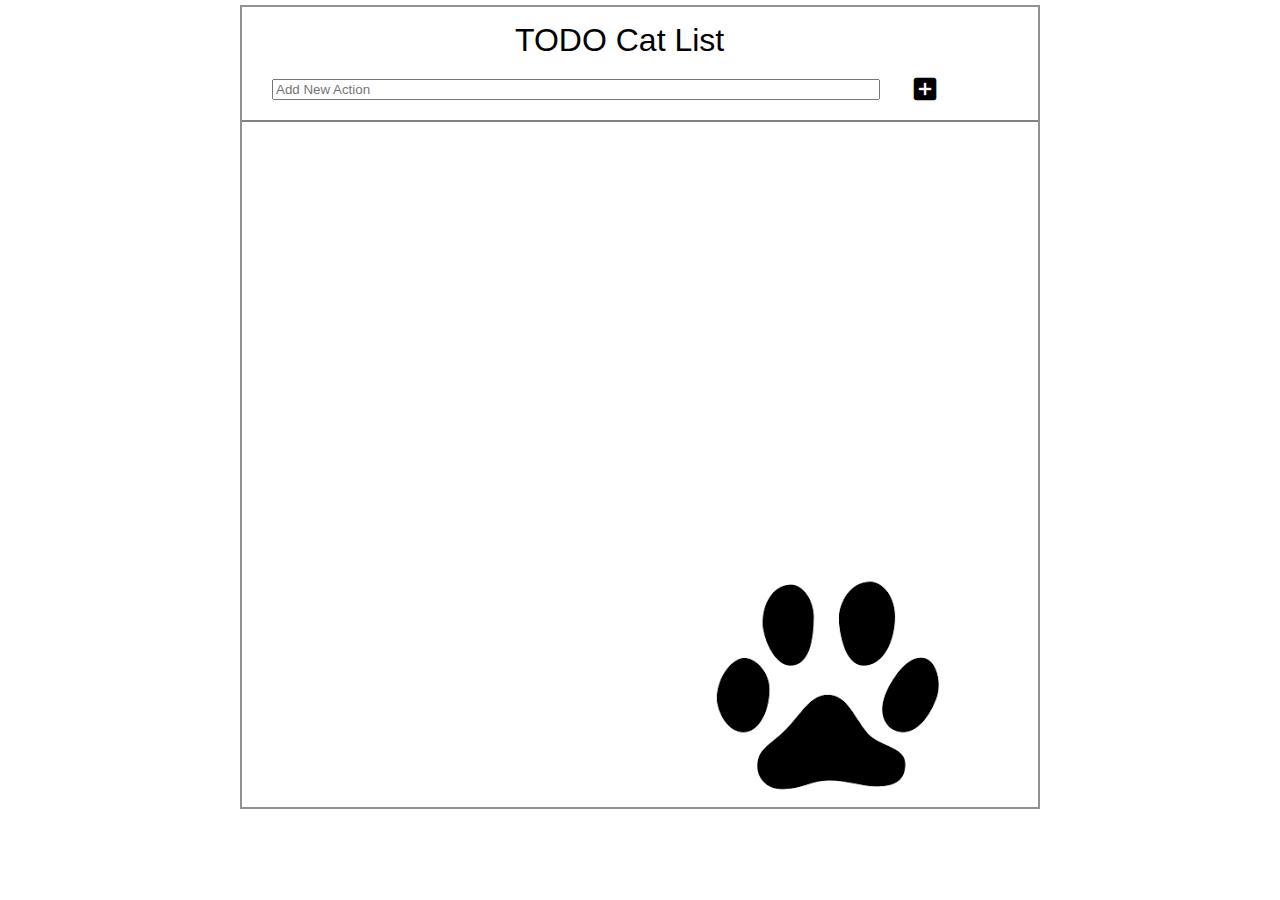
<file: FE_9_11_homework_dom/homework/index.html>
<!DOCTYPE html>
<html lang="en">
<head>
  <meta charset="UTF-8">
  <title>Homework 11 - TODO Cat List</title>
  <link rel="stylesheet" href="./assets/material-icons/material-icons.css">
  <link rel="stylesheet" href="./assets/styles.css">
</head>
<body>
  <div id="root"></div>

  <script src="./src/app.js"></script>
</body>
</html>
</file>
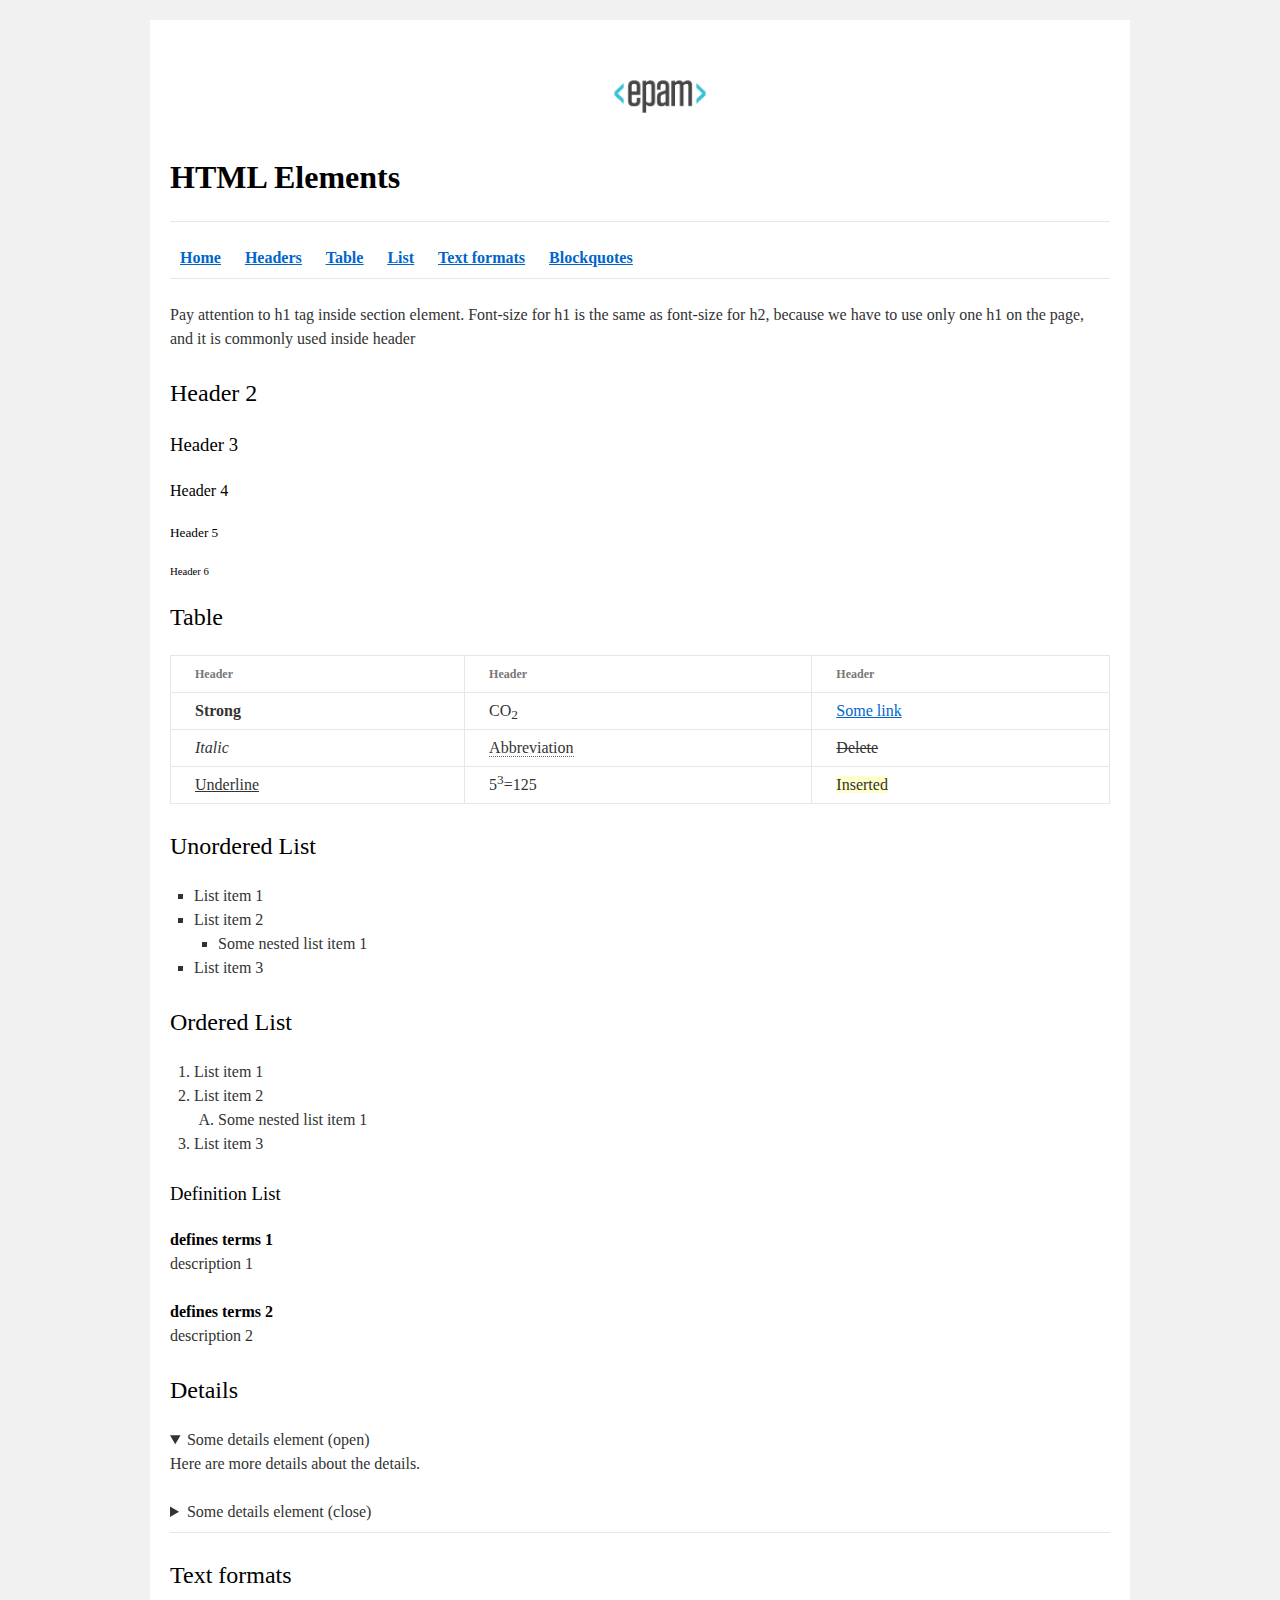
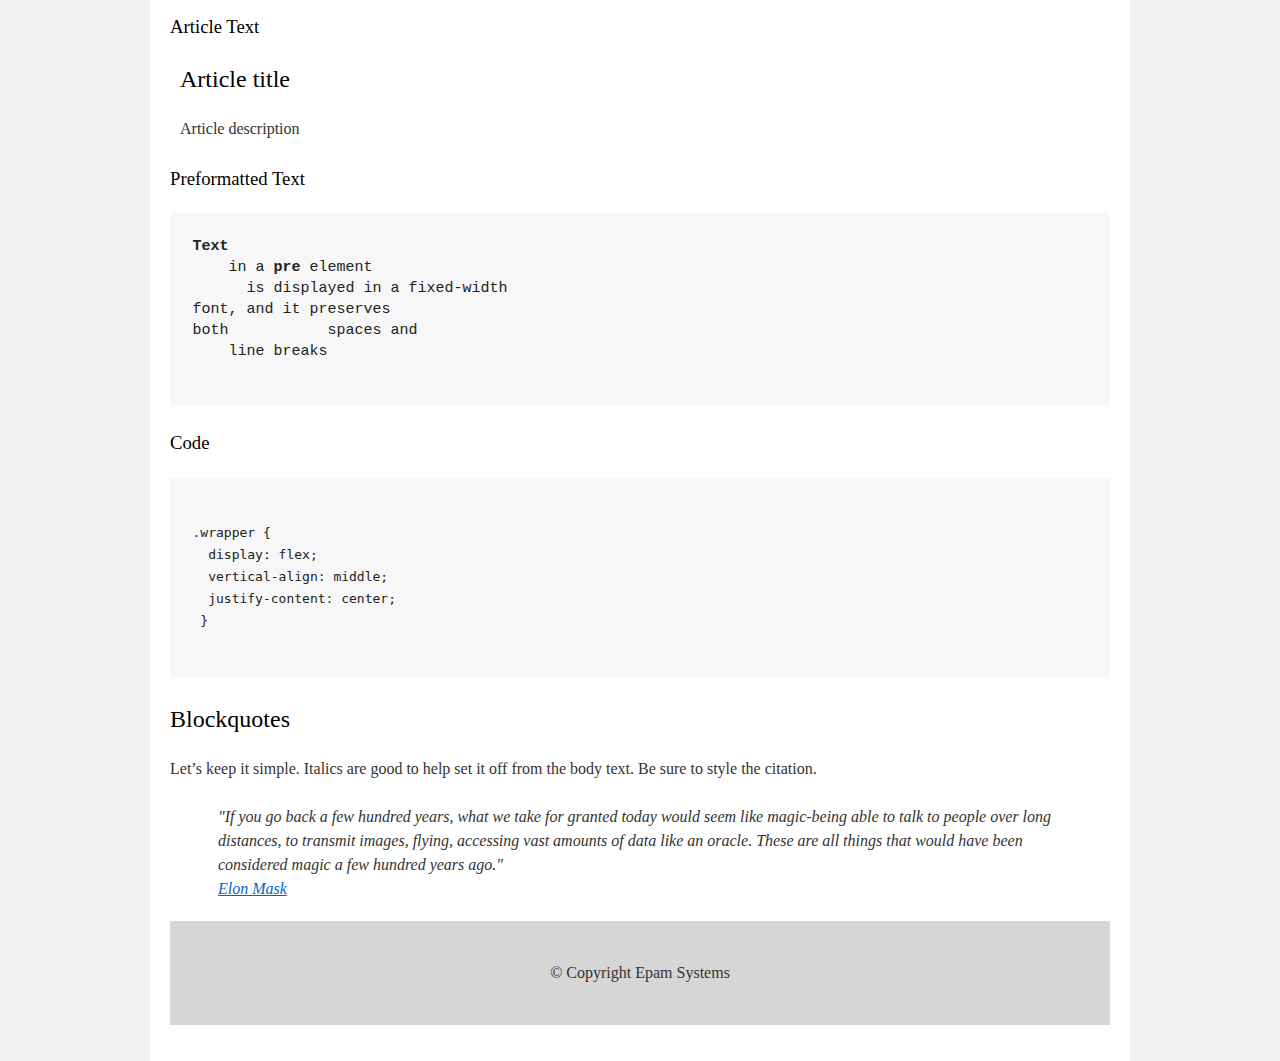
<file: FE_9_1_homework_html-basics/homework/index.html>
<!DOCTYPE html>
<html lang="en">

<head>
  <meta charset="utf-8">
  <title>HTML Basics</title>
  <link rel="stylesheet" href="style.css">
</head>

<body>
  <div id="wrapper">
    <div id="main">
      <div id="container">
        <div id="content" role="main">
          <header>
            <img src="logo.png" alt="logotype of company epam">
              <h1 id="home"><b>HTML Elements</b></h1>
                <hr>
                <nav>
                  
                    <a href="#home"><u><b>Home</b></u></a>
                    <a href="#headers"><u><b>Headers</b></u></a>
                    <a href="#table"><u><b>Table</b></u></a>
                    <a href="#list"><u><b>List</b></u></a>
                    <a href="#textformats"><u><b>Text formats</b></u></a>
                    <a href="#blockquotes"><u><b>Blockquotes</b></u></a>   
                  
                </nav>
                <hr>
                <p>
                  Pay attention to h1 tag inside section element. Font-size for h1 is the same as font-size for h2, 
                  because we have to use only one h1 on the page, and it is commonly used inside header
                </p>
          </header>
          
          <section id="headers">

            <h2>Header 2</h2>
            <h3>Header 3</h3>
            <h4>Header 4</h4>
            <h5>Header 5</h5>
            <h6>Header 6</h6>

          </section>
          
          <section id="table">
            <h2>Table</h2>
            <table>
              
              <thead>
                
                <tr>
                  <th>Header</th>
                  <th>Header</th>
                  <th>Header</th>
                </tr>

              </thead>
              
              <tbody>

                <tr>
                  <td>  <strong>Strong</strong> </td>
                  <td>          CO<sub>2</sub> </td>
                  <td>  <a href="#">Some link</a></td>
                </tr>

                <tr>
                  <td>  <i>Italic</i>  </td>
                  <td>  <abbr>Abbreviation</abbr>  </td>
                  <td>  <del>Delete</del> </td>
                </tr>

                <tr>
                  <td>  <u>Underline</u>  </td>
                  <td>  5<sup>3</sup>=125 </td>
                  <td>  <ins>Inserted</ins> </td>
                </tr>
              </tbody>
            </table>

          </section>


          <section id="list">

            <h2>Unordered List</h2>
            <ul>
              <li>List item 1</li>
              <li>List item 2

                <ul>
                  <li>Some nested list item 1</li>
                </ul>
              
              </li>
              <li>List item 3</li>
            </ul>

            <h2>Ordered List</h2>

            <ol>
              <li>List item 1</li>
              <li>List item 2

                <ol>
                  <li>Some nested list item 1</li>
                </ol>
              
              </li>
              <li>List item 3</li>
            </ol>

            <h3>Definition List</h3>  
            <dl>
              <dt>defines terms 1</dt>
                <dd>description 1</dd>
              <dt>defines terms 2</dt>
                <dd>description 2</dd>
                
            </dl>

            <h2>Details</h2>
            <details open>
              <summary>
                Some details element (open)
              </summary>
              <p>
                Here are more details about the details.
              </p> 
            </details>

            <details>
              <summary>
                Some details element (close)
              </summary>
              <p>
                Here are more details about the details.
              </p> 
            </details>
            <hr>

          </section>

          <section>

          <h2 id="textformats">Text formats</h2>
          <h3>Article Text</h3>
          <article>
            <h2>Article title</h2>
            <p>Article description</p>
          </article>

          <h3>Preformatted Text</h3>
          <pre>
<b>Text</b>
    in a <b>pre</b> element
      is displayed in a fixed-width
font, and it preserves
both           spaces and
    line breaks
        </pre>  
          <h3>Code</h3>  
      <pre><code>
.wrapper {
  display: flex;
  vertical-align: middle;
  justify-content: center;
 }
      </code></pre>

        </section>


        <section id="blockquotes">
            <h2>Blockquotes</h2>
            <p>Let’s keep it simple. Italics are good to help set it off from the body text. Be sure to style the citation.</p>
            <blockquote>
              "If you go back a few hundred years, what we take for granted today would seem like magic-being able to talk to people over long distances, to transmit images, flying, accessing vast amounts of data like an oracle. These are all things that would have been considered magic a few hundred years ago."
            </blockquote>
            <blockquote>
              <a href="https://uk.wikipedia.org/wiki/%D0%86%D0%BB%D0%BE%D0%BD_%D0%9C%D0%B0%D1%81%D0%BA" target="_blank">Elon Mask</a>
            </blockquote>

        </section>  

          <footer>
            © Copyright Epam Systems
          </footer>
        </div>
      </div>
    </div>
  </div>
</body>

</html>
</file>
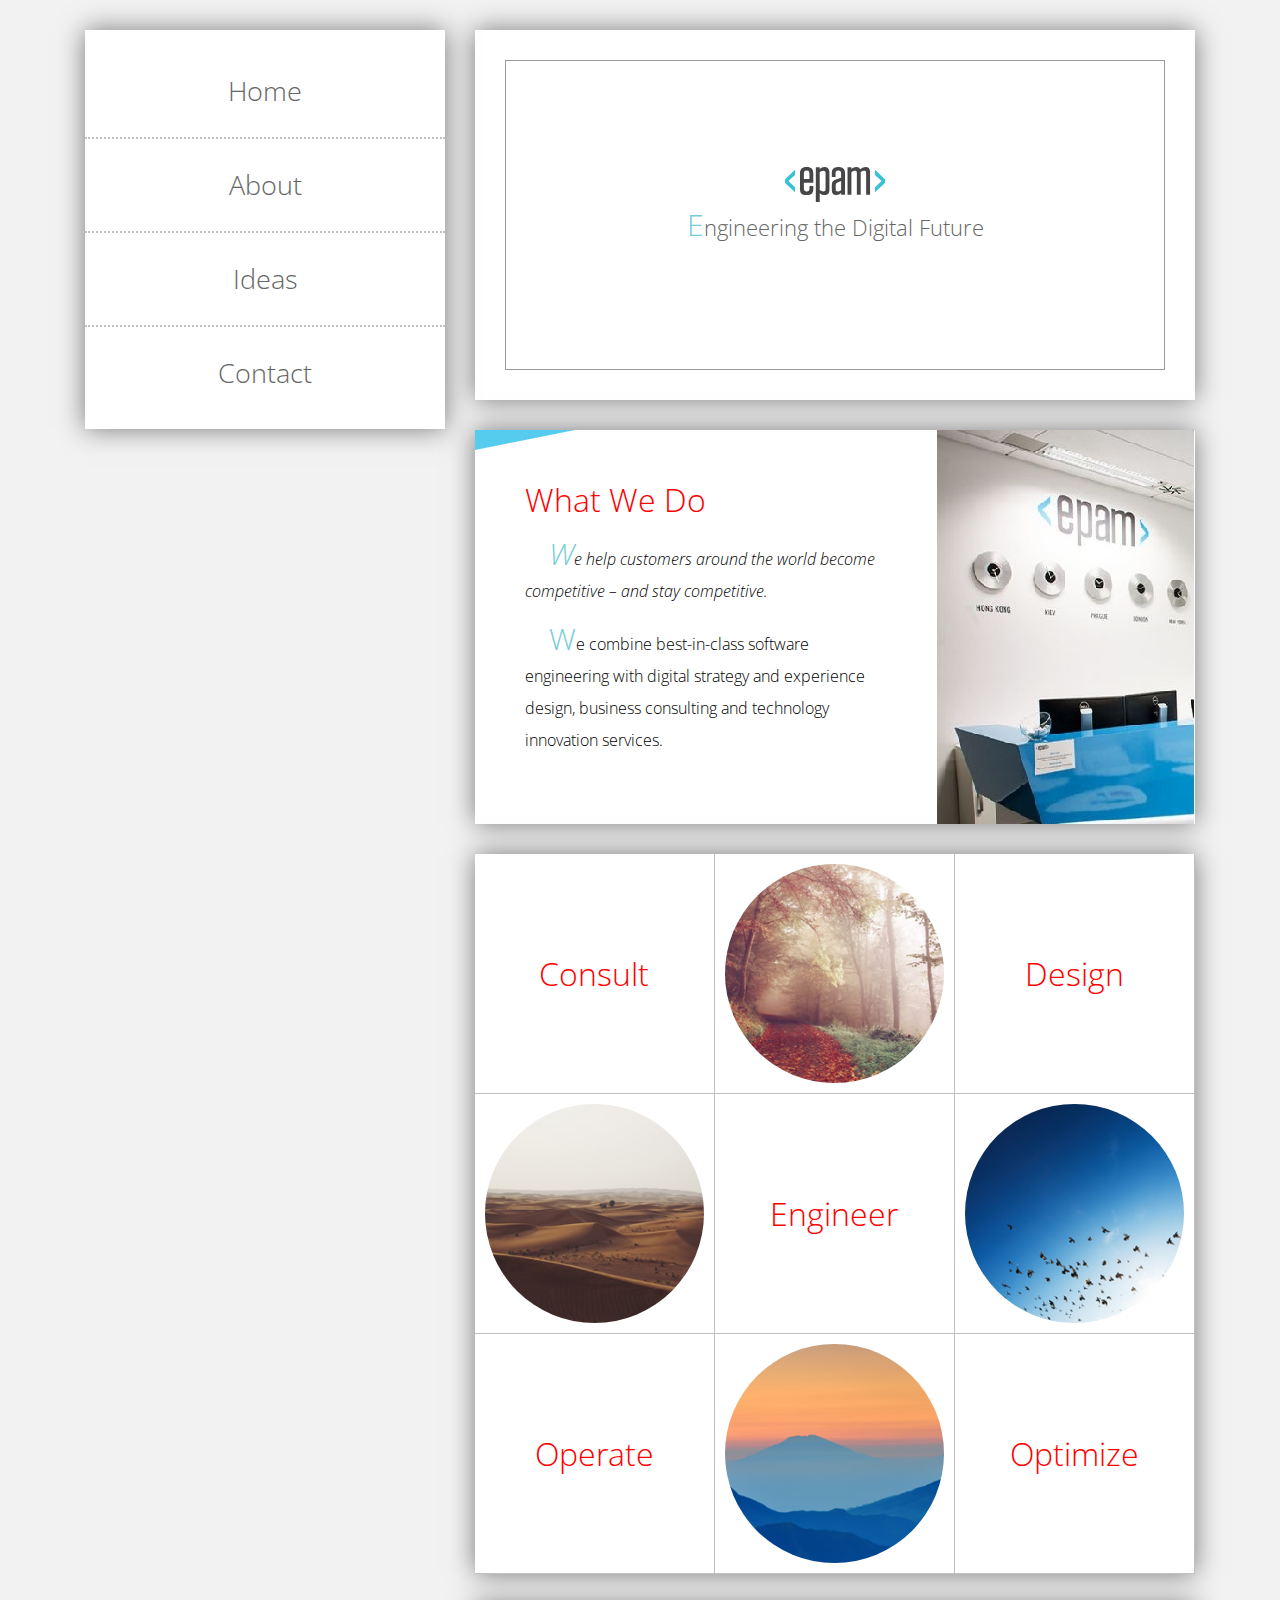
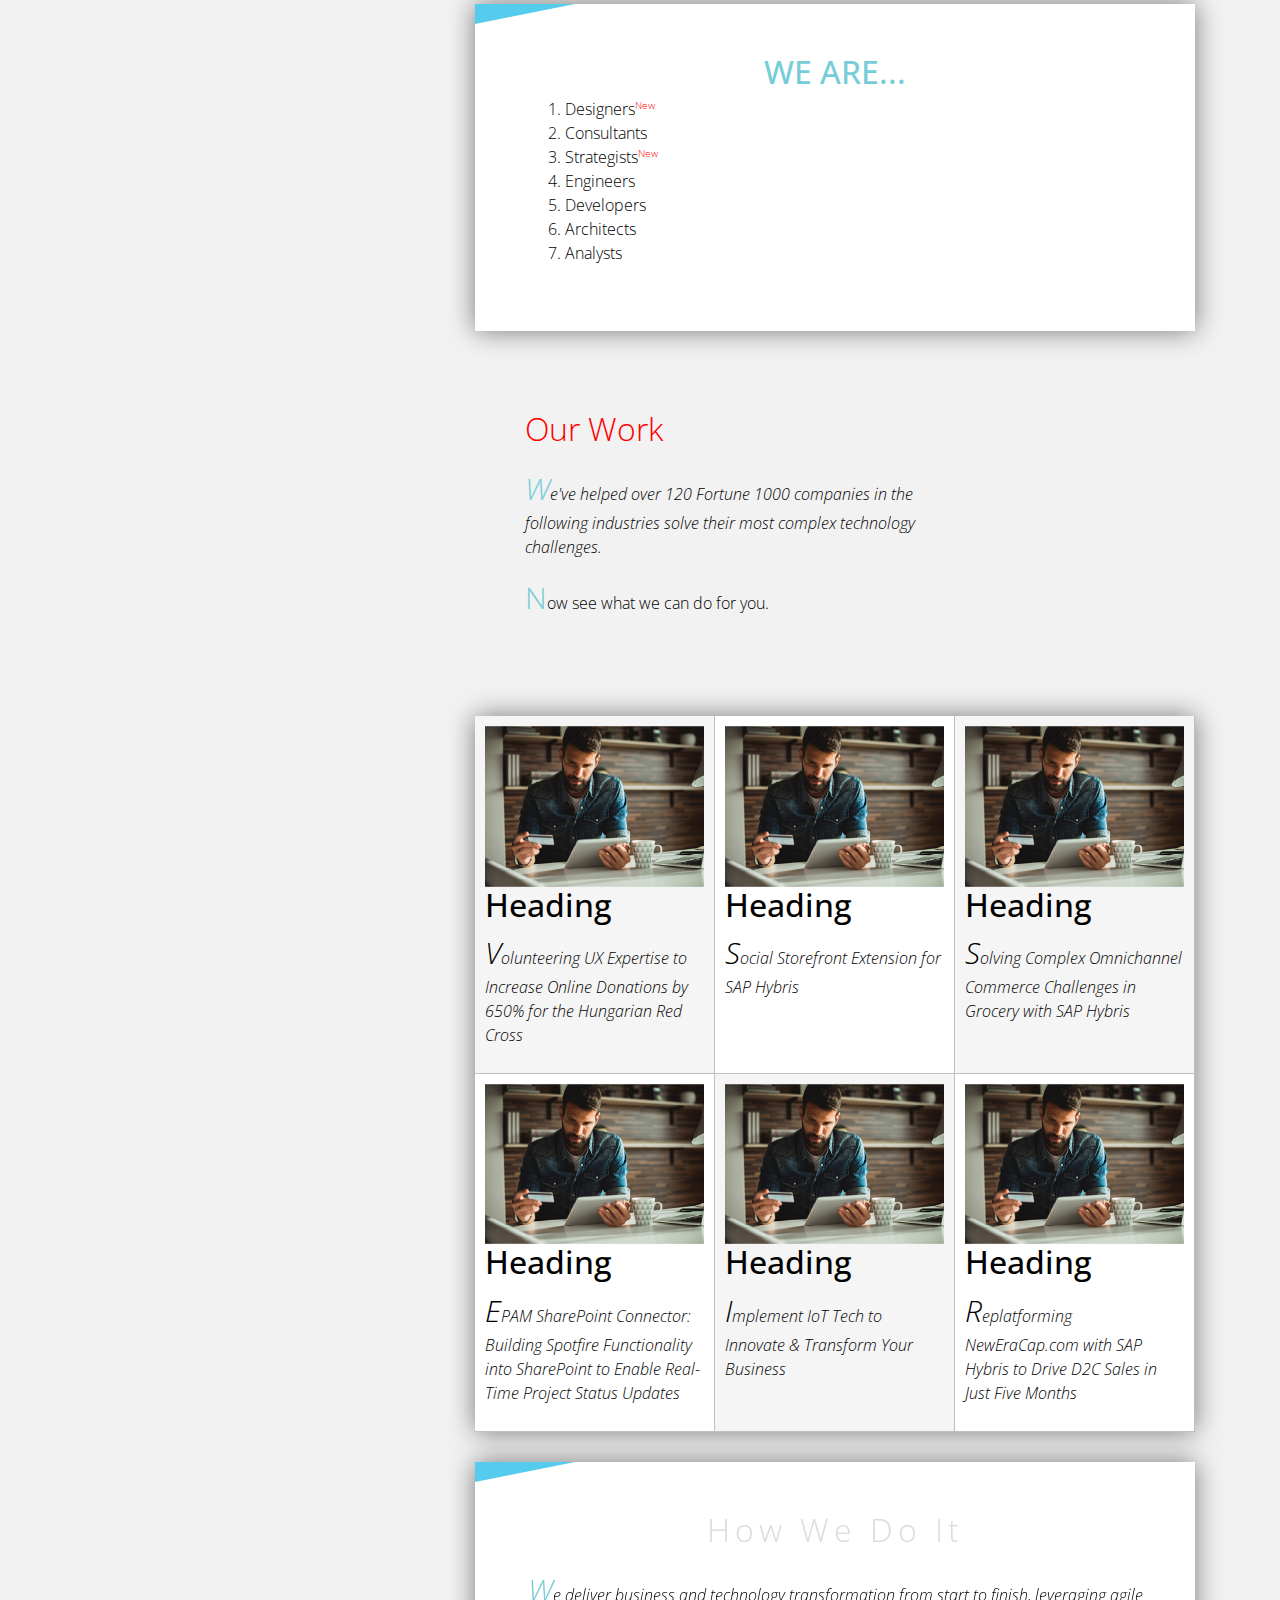
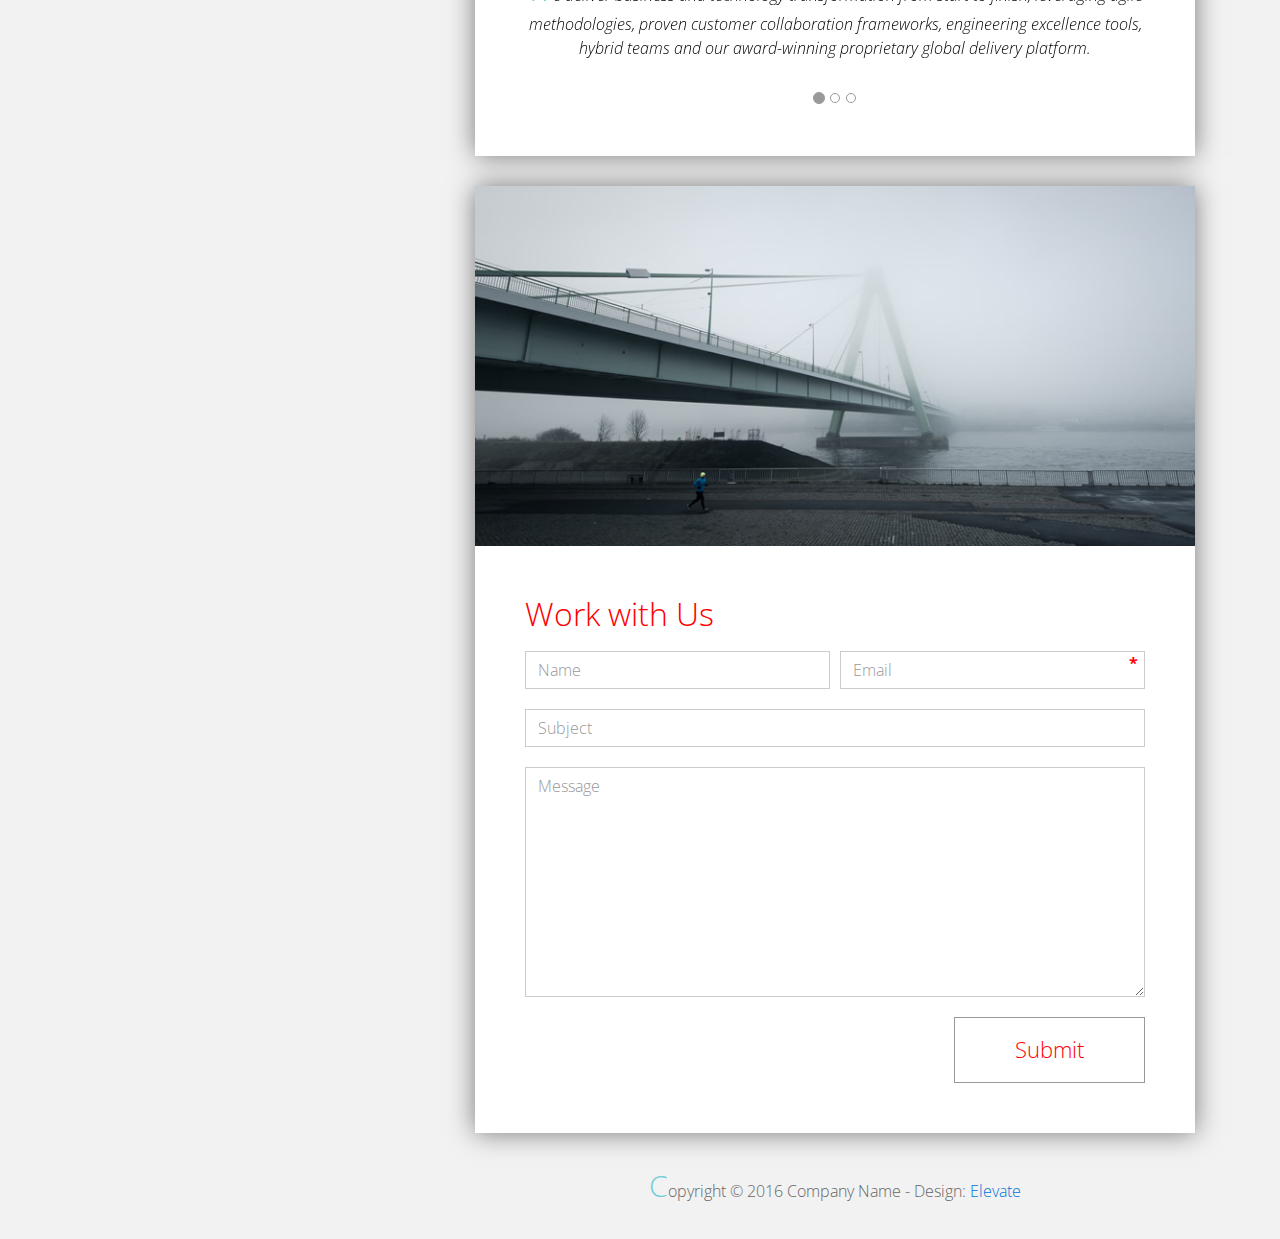
<file: FE_9_2_homework_css-basics/homework/index.html>
<!DOCTYPE html>
<html lang="en">
<head>
  <meta charset="utf-8">
  <meta http-equiv="X-UA-Compatible" content="IE=edge">
  <meta name="viewport" content="width=device-width, initial-scale=1">

  <title>CSS Basic HW</title>



  <!-- load stylesheets -->
  <link rel="stylesheet" href="http://fonts.googleapis.com/css?family=Open+Sans:300,400">
  <!-- Google web font "Open Sans" -->
  <link rel="stylesheet" href="css/bootstrap.min.css">
  <!-- Bootstrap style -->
  <link rel="stylesheet" href="css/general.css">
  <link rel="stylesheet" href="css/style.css">
  <!-- Templatemo style -->
</head>

<body>
<div class="container">

  <div class="tm-sidebar">
    <nav class="tm-main-nav">
      <ul>
        <li class="tm-nav-item"><a href="#home" class="tm-nav-item-link">Home</a></li>
        <li class="tm-nav-item"><a href="#about" class="tm-nav-item-link">About</a></li>
        <li class="tm-nav-item"><a href="#ideas" class="tm-nav-item-link">Ideas</a></li>
        <li class="tm-nav-item"><a href="#contact" class="tm-nav-item-link">Contact</a></li>
      </ul>
    </nav>
  </div>

  <div class="tm-main-content">

    <div id="home" class="tm-content-box margin-b-10">
      <div class="tm-banner">
        <div class="tm-banner-inner">
          <img src="img/EPAM_logo.svg" width="100" alt="">
          <p class="tm-banner-text">Engineering the Digital Future</p>
        </div>
      </div>
    </div>

    <section>
      <div class="tm-content-box flex-2-col">

        <div class="pad flex-item tm-team-description-container">
          <h2 class="tm-section-title">What We Do</h2>
          <p class="tm-section-description">We help customers around the world become competitive – and stay competitive.</p>
          <p class="tm-section-description"> We combine best-in-class software engineering with digital strategy and experience design, business consulting and technology innovation services.</p>
        </div>
        <div class="flex-item">
          <img src="img/image.jpg" alt="">
        </div>
        

      </div>
      <div id="about" class="tm-content-box">

        <ul class="boxes gallery-container">
          <li class="box box-bg">
            <h2 class="tm-section-title tm-section-title-box tm-box-bg-title">Consult</h2>
          </li>
          <li class="box">
            <a href="img/idea-large-01.jpg"><img src="img/idea-01.jpg" alt="Image"
                                                 class="img-fluid thumbnail"></a>
          </li>
          <li class="box box-bg">
            <h2 class="tm-section-title tm-section-title-box tm-box-bg-title">Design</h2>
          </li>
          <li class="box">
            <a href="img/idea-large-02.jpg"><img src="img/idea-02.jpg" alt="Image"
                                                 class="img-fluid thumbnail"></a>
          </li>
          <li class="box box-bg">
            <h2 class="tm-section-title tm-section-title-box tm-box-bg-title">Engineer</h2>
          </li>
          <li class="box">
            <a href="img/idea-large-03.jpg"><img src="img/idea-03.jpg" alt="Image"
                                                 class="img-fluid thumbnail"></a>
          </li>
          <li class="box box-bg">
            <h2 class="tm-section-title tm-section-title-box tm-box-bg-title">Operate</h2>
          </li>
          <li class="box">
            <a href="img/idea-large-04.jpg"><img src="img/idea-04.jpg" alt="Image"
                                                 class="img-fluid thumbnail"></a>
          </li>
          <li class="box box-bg">
            <h2 class="tm-section-title tm-section-title-box tm-box-bg-title">Optimize</h2>
          </li>
        </ul>

      </div>

    </section>

    <!-- slider -->
    <section class="heading tm-content-box">
      <div class="pad">
        <h2> WE ARE...</h2>
        <ol>
          <li><a href="index.html" class="text">Designers</a></li>
          <li><a href="index.html">Consultants</a></li>
          <li><a href="#" class="text">Strategists</a></li>
          <li><a href="#">Engineers</a></li>
          <li><a href="#">Developers</a></li>
          <li><a href="#">Architects</a></li>
          <li><a href="#">Analysts</a></li>
        </ol>
      </div>
    </section>

    <section class="blocks">
       <div class="pad flex-item tm-team-description-container">
          <h2 class="tm-section-title">Our Work</h2>
          <p class="tm-section-description">We've helped over 120 Fortune 1000 companies in the following industries solve their most complex technology challenges. </p>
          <p class="tm-section-description"> Now see what we can do for you.</p>
        </div>
      <div class="tm-content-box flex-2-col">
      </div>
      <div  class="tm-content-box">
        <ul class="boxes gallery-container">
          <li class="box">
            <img src="img/image-1.jpg" alt="Image" class="img-fluid">
            <div>
              <h2>Heading</h2>
              <p>Volunteering UX Expertise to Increase Online Donations by 650% for the Hungarian Red Cross</p>
            </div>
          </li>
          <li class="box">
            <img src="img/image-1.jpg" alt="Image" class="img-fluid">
            <div>
              <h2>Heading</h2>
              <p>Social Storefront Extension for SAP Hybris</p>
            </div>
          </li>
          <li class="box">
            <img src="img/image-1.jpg" alt="Image" class="img-fluid">
            <div>
              <h2>Heading</h2>
              <p>Solving Complex Omnichannel Commerce Challenges in Grocery with SAP Hybris</p>
            </div>
          </li>
          <li class="box">
            <img src="img/image-1.jpg" alt="Image" class="img-fluid">
            <div>
              <h2>Heading</h2>
              <p>EPAM SharePoint Connector: Building Spotfire Functionality into SharePoint to Enable Real-Time Project Status Updates</p>
            </div>
          </li>
          <li class="box">
            <img src="img/image-1.jpg" alt="Image" class="img-fluid">
            <div>
              <h2>Heading</h2>
              <p>Implement IoT Tech to Innovate &amp; Transform Your Business</p>
            </div>
          </li>
          <li class="box">
            <img src="img/image-1.jpg" alt="Image" class="img-fluid">
            <div>
              <h2>Heading</h2>
              <p>Replatforming NewEraCap.com with SAP Hybris to Drive D2C Sales in Just Five Months</p>
            </div>
          </li>
        </ul>

      </div>
    </section>

    <section id="ideas">
      <div id="tmCarousel" class="carousel slide tm-content-box" data-ride="carousel">

        <ol class="carousel-indicators">
          <li data-target="#tmCarousel" data-slide-to="0" class="active"></li>
          <li data-target="#tmCarousel" data-slide-to="1" class=""></li>
          <li data-target="#tmCarousel" data-slide-to="2" class=""></li>
        </ol>

        <div class="carousel-inner" role="listbox">

          <div class="carousel-item active">
            <div class="carousel-content">
              <div class="flex-item">
                <h2 class="tm-section-title">How We Do It</h2>
                <p class="tm-section-description carousel-description">We deliver business and technology transformation from start to finish, leveraging agile methodologies, proven customer collaboration frameworks, engineering excellence tools, hybrid teams and our award-winning proprietary global delivery platform.</p>
              </div>
            </div>
          </div>

          <div class="carousel-item">
            <div class="carousel-content">
              <div class="flex-item">
                <h2 class="tm-section-title">Our Clients</h2>
                <p class="tm-section-description carousel-description">Lorem ipsum dolor sit amet,
                  consectetur adipiscing elit. Quisque vel nisi pharetra nibh varius pharetra ac
                  sagittis nisi. Etiam pharetra vestibulum hendrerit. Pellentesque interdum metus
                  sed massa rutrum.</p>
              </div>
            </div>
          </div>

          <div class="carousel-item">
            <div class="carousel-content">
              <div class="flex-item">
                <h2 class="tm-section-title">Our Projects</h2>
                <p class="tm-section-description carousel-description">Donec ex libero, fringilla
                  vitae purus sit amet, rhoncus pharetra lorem. Pellentesque id sem id lacus
                  ultricies vehicula. Aliquam rutrum mi non. Pellentesque interdum metus sed massa
                  rutrum.</p>
              </div>
            </div>
          </div>

        </div>

      </div>
    </section>

    <section class="tm-content-box">
      <img src="img/contact.jpg" alt="Contact image" class="img-fluid">

      <div id="contact" class="pad">
        <h2 class="tm-section-title">Work with Us</h2>
        <form action="#contact" method="get" class="contact-form">

          <div class="form-group col-xs-12 col-sm-12 col-md-6 col-lg-6 form-group-2-col-left">
            <input type="text" id="contact_name" name="contact_name" class="form-control"
                   placeholder="Name" required/>
          </div>
          <div class="form-group col-xs-12 col-sm-12 col-md-6 col-lg-6 form-group-2-col-right mandatory-field">
            <input type="email" id="contact_email" name="contact_email" class="form-control"
                   placeholder="Email" required/>
          </div>
          <div class="form-group">
            <input type="text" id="contact_subject" name="contact_subject" class="form-control"
                   placeholder="Subject" required/>
          </div>
          <div class="form-group">
            <textarea id="contact_message" name="contact_message" class="form-control" rows="9"
                      placeholder="Message" required></textarea>
          </div>

          <button type="submit" class="btn btn-primary submit-btn">Submit</button>

        </form>
      </div>
    </section>

    <footer class="tm-footer">
      <p class="text-xs-center">Copyright &copy; 2016 Company Name

        - Design: <a rel="nofollow" href="http://www.templatemo.com/tm-481-elevate"
                     target="_parent">Elevate</a></p>
    </footer>

  </div>

</div>

</body>
</html>
</file>
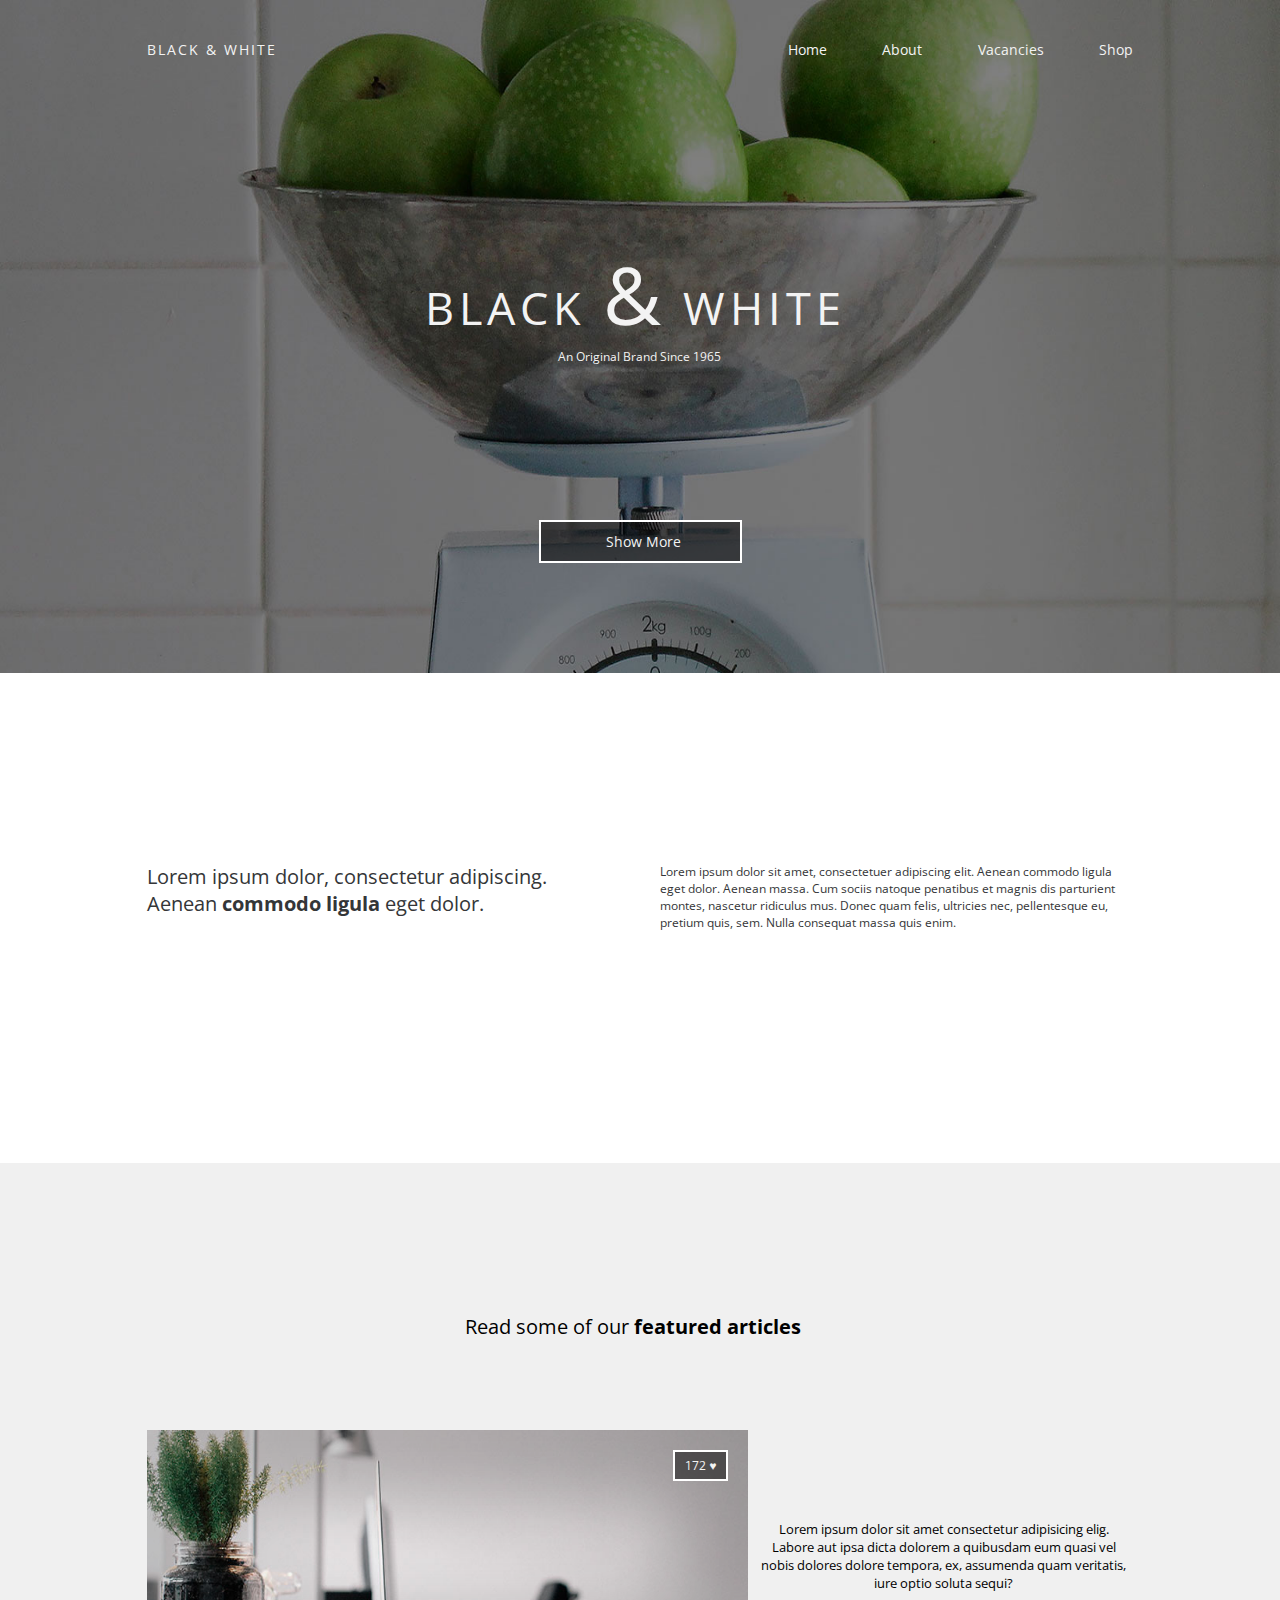
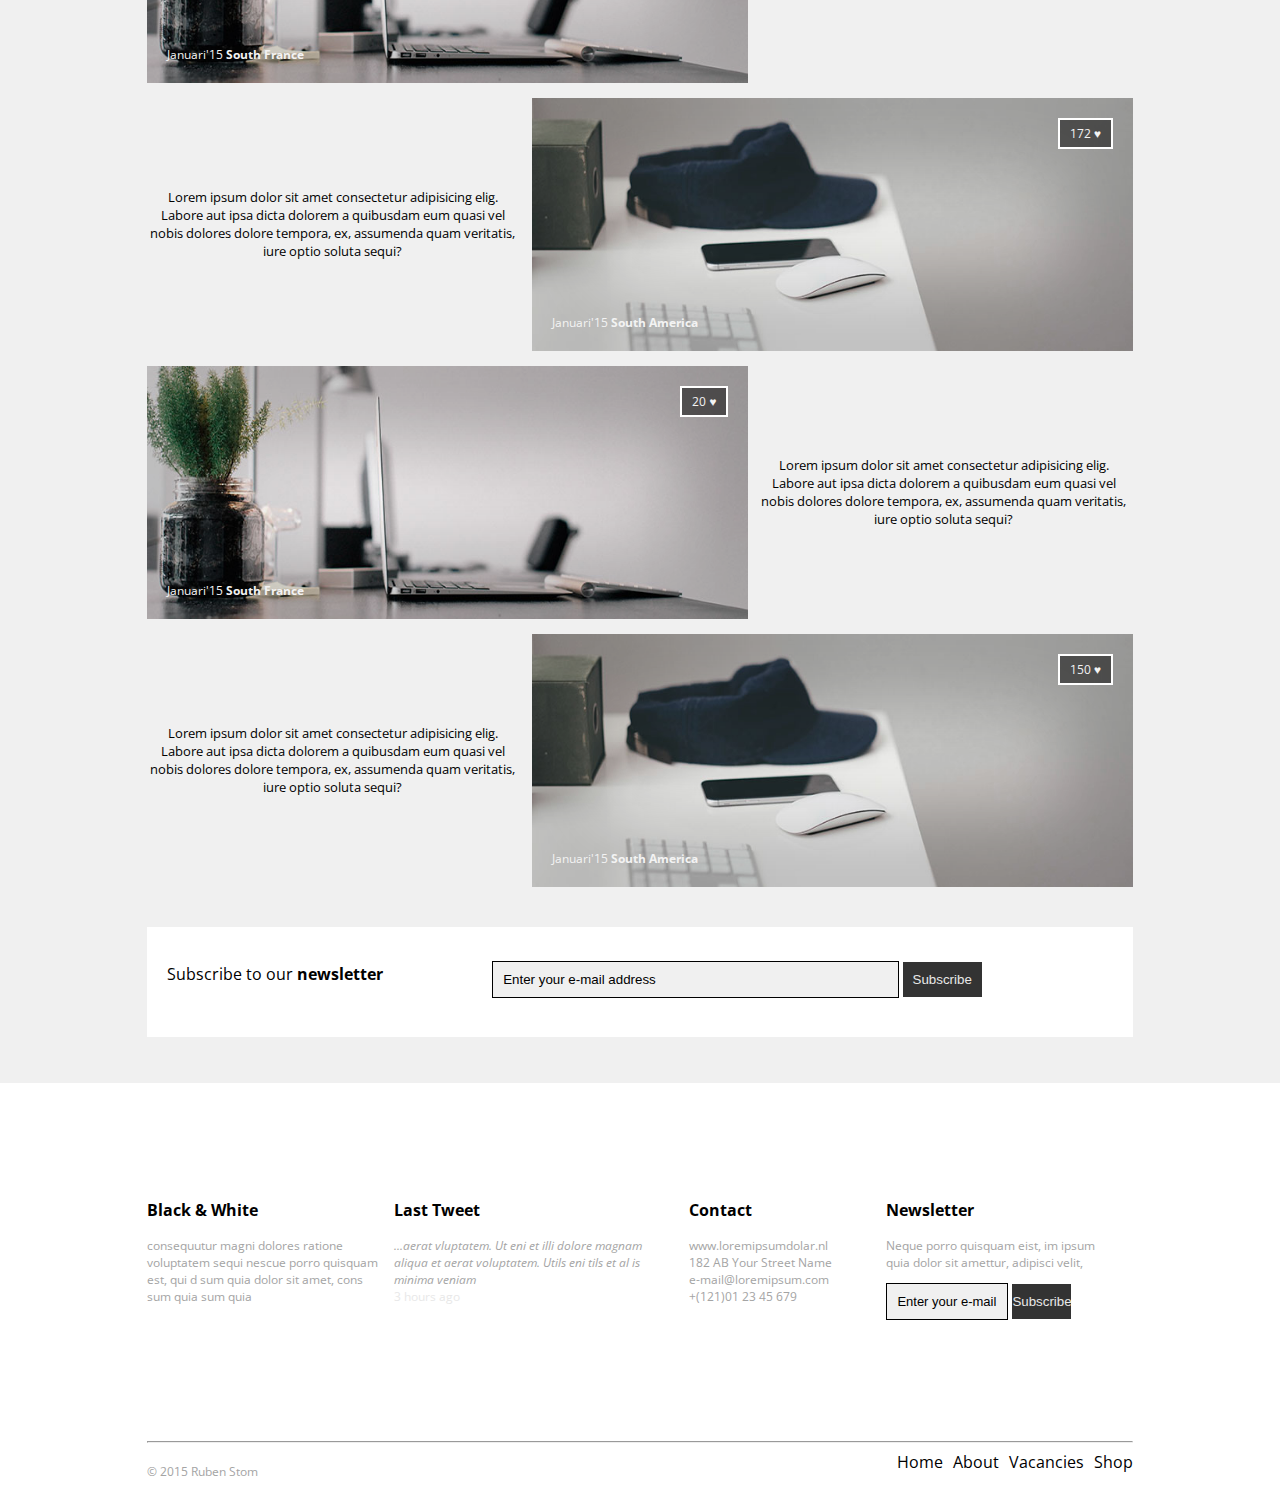
<file: FE_9_4_homework_css-layouts/homework/index.html>
<!DOCTYPE html>
<html lang="en">
<head>
  <meta charset="UTF-8">
  <meta name="viewport" content="width=device-width, initial-scale=1.0">
  <meta http-equiv="X-UA-Compatible" content="ie=edge">
  <link rel="stylesheet" type="text/css" href="css/style.css">
  <link rel="stylesheet" href="http://fonts.googleapis.com/css?family=Open+Sans">
  <title>CSS Layouts</title>
</head>
<body>
    <header>
    	<div class="navig">
    		<div class="logo">	
    		BLACK &amp; WHITE
    		</div>
    		<nav class="navigation">   		
    		<a href="#">Shop</a>
    		<a href="#">Vacancies</a>
   			<a href="#">About</a>
   			<a href="#">Home</a>
    		</nav>
    	</div>	
    	<div class="brand">
    		
    		<p class="paragraf1">BLACK <span>&amp;</span> WHITE</p>
    		<p class="paragraf2">An Original Brand Since 1965</p>
    	</div>
    	<div class="button">
    		
    		<a href="#">Show More</a>
    	</div>
    </header>
    <section class="more">
    	<div class="conteiner">
    		<div class="first-art">
    			Lorem ipsum dolor, consectetur adipiscing.<br>Aenean <b>commodo ligula</b> eget dolor.
    		</div>
    		<div class="second-art">
    			Lorem ipsum dolor sit amet, consectetuer adipiscing elit. Aenean 
                commodo ligula eget dolor. Aenean massa. Cum sociis natoque penatibus 
                et magnis dis parturient montes, nascetur ridiculus mus. Donec quam 
                felis, ultricies nec, pellentesque eu, pretium quis, sem. Nulla 
                consequat massa quis enim.
    		</div>

    	</div>
    </section>
    <section class="content">
    	<div class="content">
    		<p class="heading">
    			Read some of our<b> featured articles</b>
    		</p>
    		<div class="art-1"> 			
    			<div class="image">   				
                        <span class="bottom-left">Januari'15 <b>South France</b></span>
                        <span class="top-right">172 &#9829;</span>
                </div>

                <div class="text">
                    <p>
                        Lorem ipsum dolor sit amet consectetur adipisicing elig. Labore aut 
                        ipsa dicta dolorem a quibusdam eum quasi vel nobis dolores dolore 
                        tempora, ex, assumenda quam veritatis, iure optio soluta sequi?
                    </p>
                </div>     
            </div>
            <div class="art-2">             
                <div class="image">                 
                        <span class="bottom-left">Januari'15 <b>South America</b></span>
                        <span class="top-right">172 &#9829;</span>
                </div>

                <div class="text">
                    <p>
                        Lorem ipsum dolor sit amet consectetur adipisicing elig. Labore aut 
                        ipsa dicta dolorem a quibusdam eum quasi vel nobis dolores dolore 
                        tempora, ex, assumenda quam veritatis, iure optio soluta sequi?
                    </p>
                </div>     
            </div>
            <div class="art-1">             
                <div class="image">                 
                        <span class="bottom-left">Januari'15 <b>South France</b></span>
                        <span class="top-right">20 &#9829;</span>
                </div>

                <div class="text">
                    <p>
                        Lorem ipsum dolor sit amet consectetur adipisicing elig. Labore aut 
                        ipsa dicta dolorem a quibusdam eum quasi vel nobis dolores dolore 
                        tempora, ex, assumenda quam veritatis, iure optio soluta sequi?
                    </p>
                </div>     
            </div>
            <div class="art-2">             
                <div class="image">                 
                        <span class="bottom-left">Januari'15 <b>South America</b></span>
                        <span class="top-right">150 &#9829;</span>
                </div>

                <div class="text">
                    <p>
                        Lorem ipsum dolor sit amet consectetur adipisicing elig. Labore aut 
                        ipsa dicta dolorem a quibusdam eum quasi vel nobis dolores dolore 
                        tempora, ex, assumenda quam veritatis, iure optio soluta sequi?
                    </p>
                </div>     
            </div>
            <div class="news">
                
                <p>Subscribe to our <b>newsletter</b></p>
                <form method="get">
                    <input type="email" name="contact_email" placeholder="Enter your e-mail address" required >
                    <button type="submit">Subscribe</button>
                </form>

            </div>

    	</div>
    </section>
    <footer>
        <div class="footer-conteiner">
            <div class="one">
                <p><b>Black &amp; White</b></p>
                <p class="grey">consequutur magni dolores ratione voluptatem sequi nescue porro quisquam est, qui d sum quia dolor sit amet, cons sum quia sum quia</p>
            </div>
        
            <div class="two">
                <p><b>Last Tweet</b></p>
                <p class="grey"><i>...aerat vluptatem. Ut eni et illi dolore magnam aliqua et aerat voluptatem. Utils eni tils et al is minima veniam</i><br><span class="grey2">3 hours ago</span></p>
            </div>
        
            <div class="thee">
                <p><b>Contact</b></p>
                <p class="grey">www.loremipsumdolar.nl<br>
                182 AB Your Street Name<br>
                e-mail@loremipsum.com<br>
                +(121)01 23 45 679
                </p>
            </div>
        
            <div class="four">
                <p><b>Newsletter</b></p>
                <p class="grey">Neque porro quisquam eist, im ipsum quia dolor sit amettur, adipisci velit,</p>
                <form method="get">
                    <input type="email" name="contact_email" placeholder="Enter your e-mail address" required >
                    <button type="submit">Subscribe</button>
                </form>
            </div>
        </div>
    </footer>
    <div class="bottom-menu">
            <hr>
            <p>&#169; 2015 Ruben Stom</p>
            <div>
                <a href="#">Shop</a>
                <a href="#">Vacancies</a>
                <a href="#">About</a>
                <a href="#">Home</a>

            </div>
    </div>
</body>
</html>
</file>
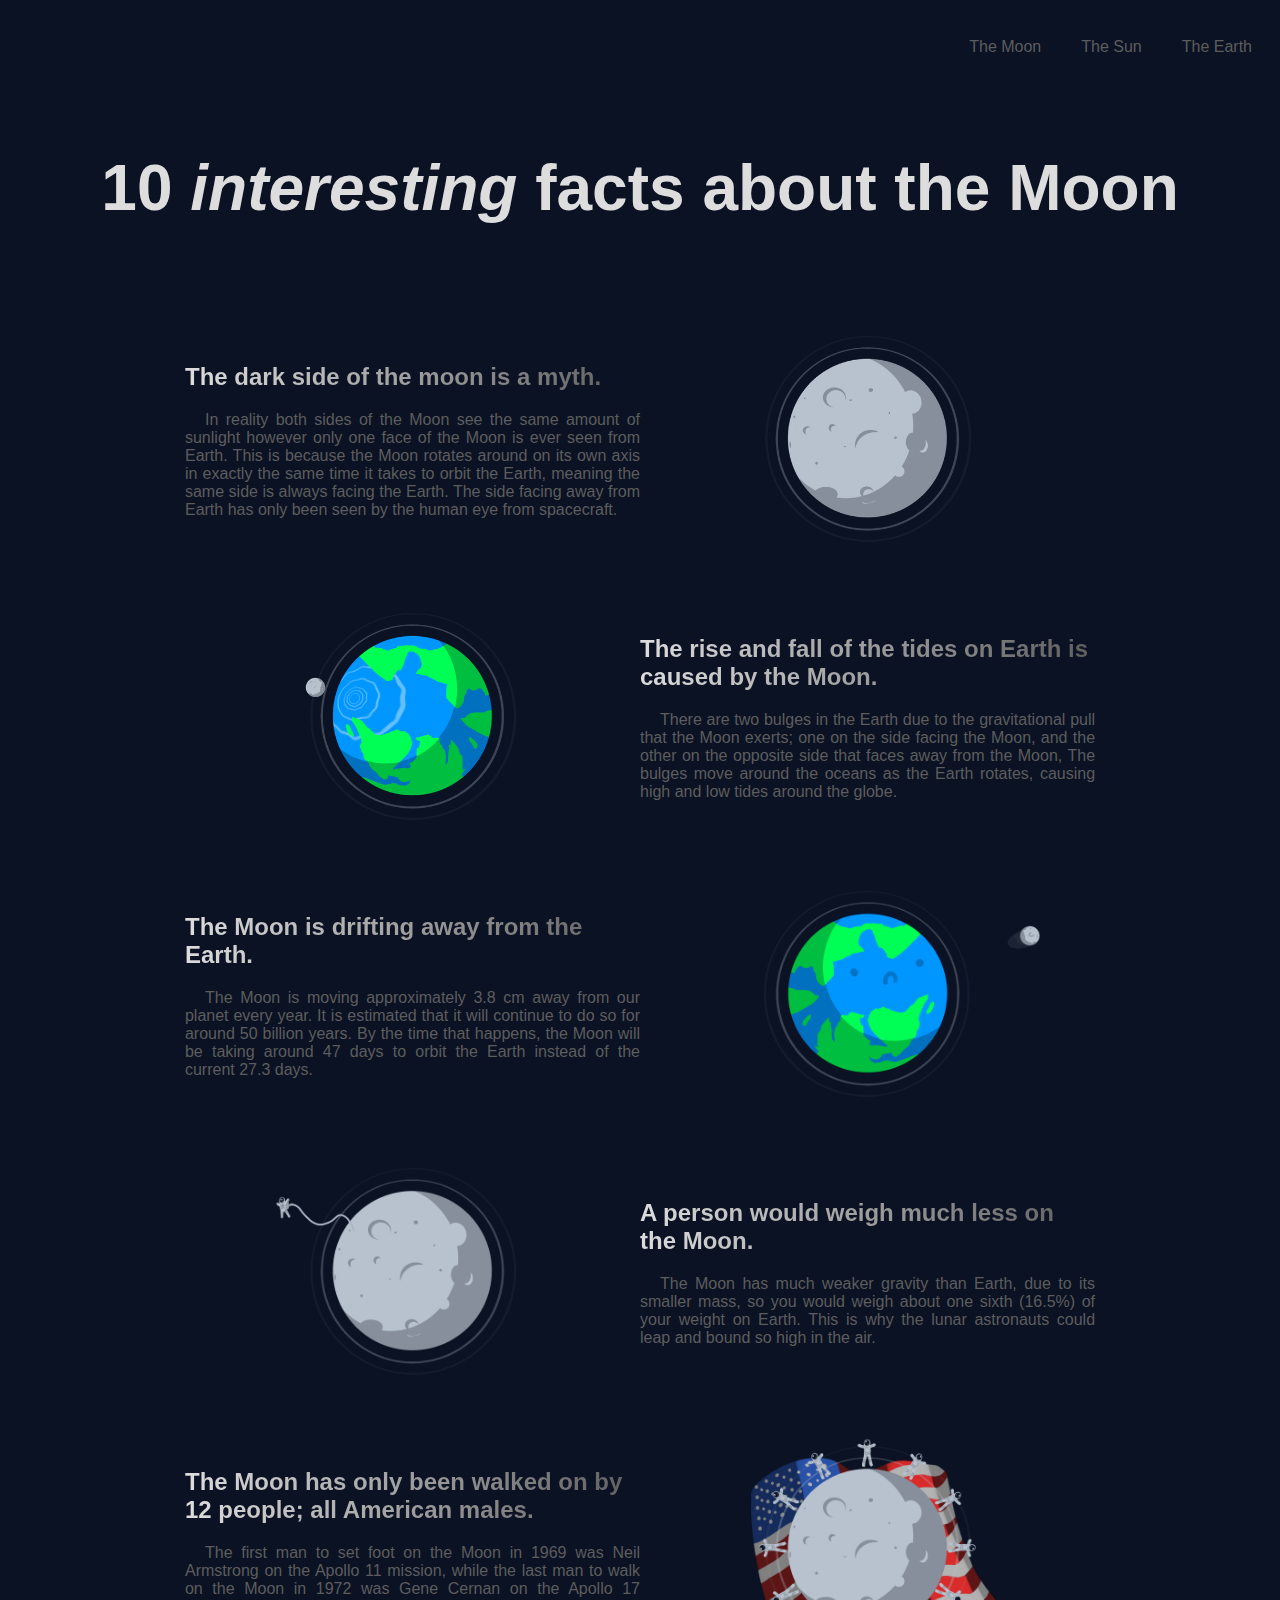
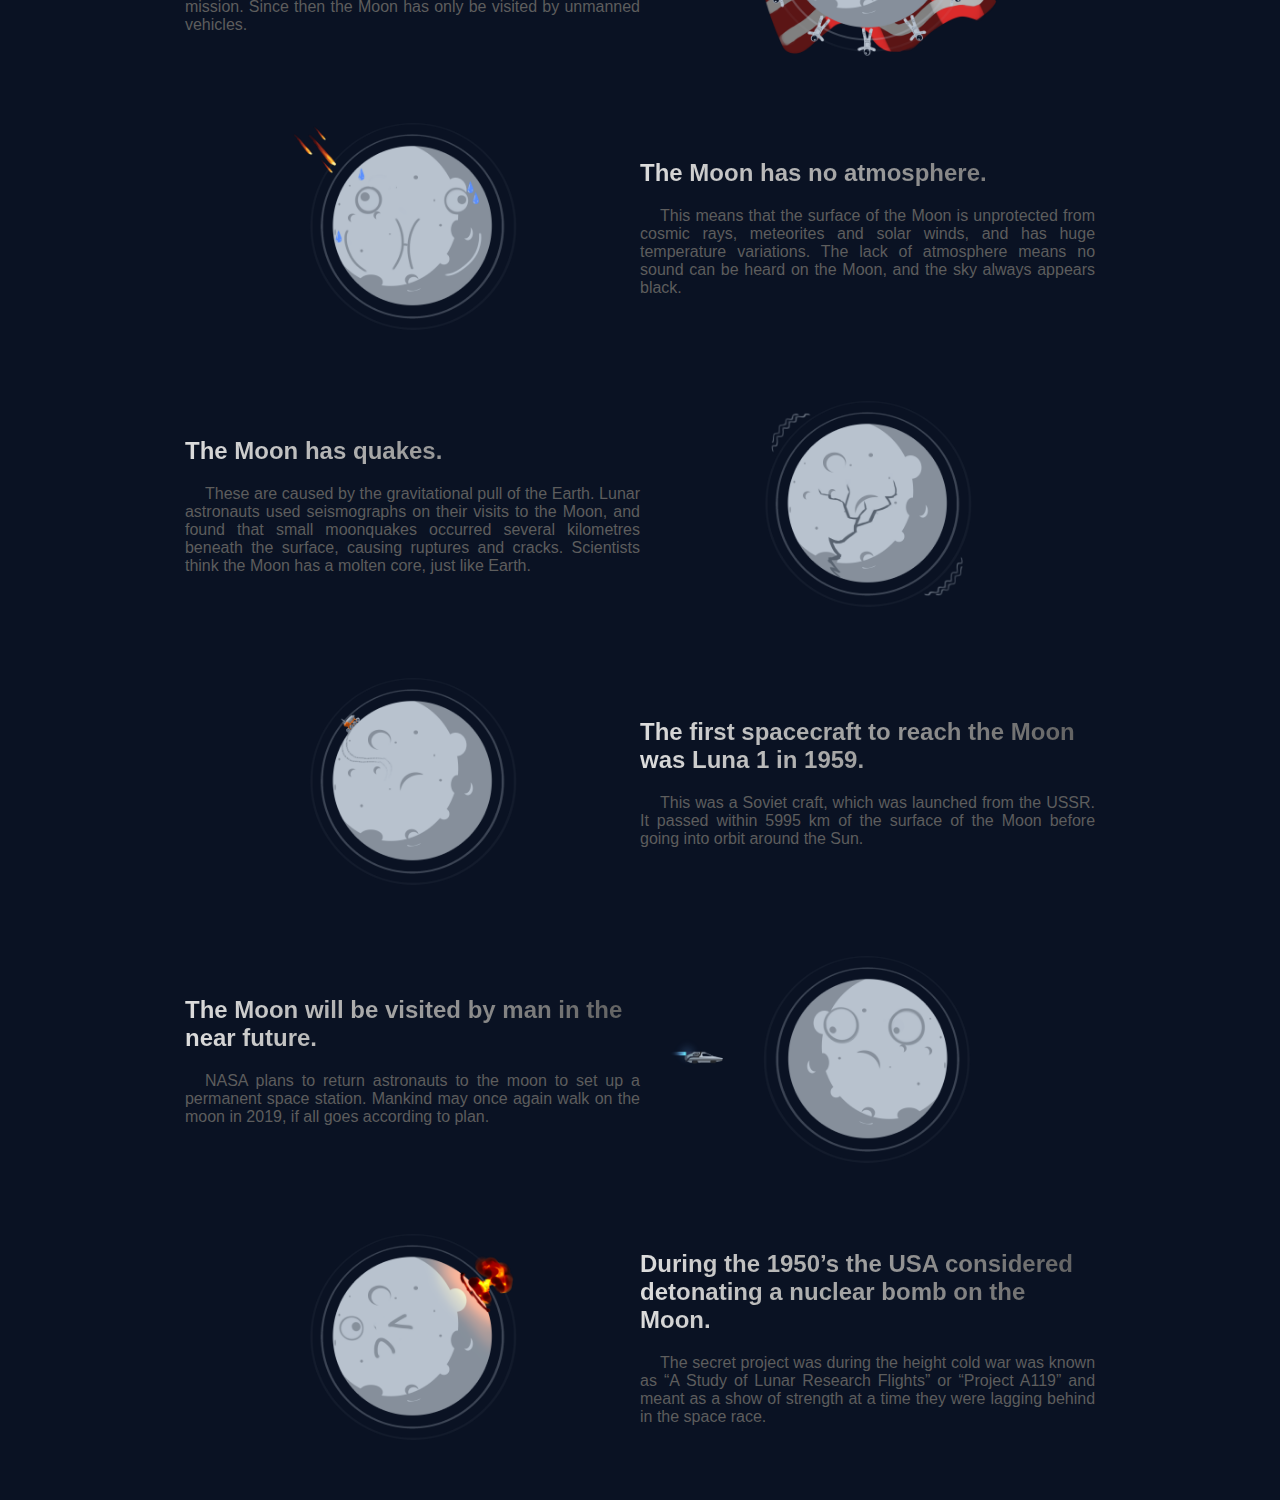
<file: FE_9_5_homework_responsive/homework/src/index.html>
<!DOCTYPE html>
<html lang="en">
<head>
  <meta charset="UTF-8">
  <meta name="viewport" content="width=device-width, initial-scale=1.0">
  <meta http-equiv="X-UA-Compatible" content="ie=edge">
  <link rel="stylesheet" href="styles.css">
  <title>Responsive</title>
</head>
<body>
  <header>
  	<nav>
  		<a href="#" tabindex="1">The Moon</a>
  		<a href="#" tabindex="2">The Sun</a>
  		<a href="#" tabindex="3">The Earth</a>
  	</nav>
  </header>
  	<h1>
  		10 <i>interesting</i> facts about the Moon
  	</h1>
 	<section>
  	<article>
  		<div>
  			<h2 class="color-h2">The dark side of the moon is a myth.</h2>
  			<p class="color-p">
  				In reality both sides of the Moon see the same amount of sunlight however only one 
  				face of the Moon is ever seen from Earth. This is because the Moon rotates around on its 
  				own axis in exactly the same time it takes to orbit the Earth, meaning the same side is 
  				always facing the Earth. The side facing away from Earth has only been seen by the human 
  				eye from spacecraft.
  			</p>
  		</div>
  		<img src="../assets/dark-side.png" alt="moon-facts">
  	</article>

  	<article>
  		<div>
  			<h2 class="color-h2">The rise and fall of the tides on Earth is caused by the Moon.
			</h2>
  			<p class="color-p">
  				There are two bulges in the Earth due to the gravitational pull that the Moon exerts; 
  				one on the side facing the Moon, and the other on the opposite side that faces away 
  				from the Moon, The bulges move around the oceans as the Earth rotates, causing high 
  				and low tides around the globe.
  			</p>
  		</div>
  		<img src="../assets/earth-tides.png" alt="moon-facts">
  	</article>

  	<article>
  		<div>
  			<h2 class="color-h2">The Moon is drifting away from the Earth.
			</h2>
  			<p class="color-p">
  				The Moon is moving approximately 3.8 cm away from our planet every year. It is 
  				estimated that it will continue to do so for around 50 billion years. By the 
  				time that happens, the Moon will be taking around 47 days to orbit the Earth 
  				instead of the current 27.3 days.
  			</p>
  		</div>
  		<img src="../assets/drifting-moon.png" alt="moon-facts">
  	</article>

  	<article>
  		<div>
  			<h2 class="color-h2">A person would weigh much less on the Moon.
			</h2>
  			<p class="color-p">
  				The Moon has much weaker gravity than Earth, due to its smaller mass, so you 
  				would weigh about one sixth (16.5%) of your weight on Earth. This is why the 
  				lunar astronauts could leap and bound so high in the air.
  			</p>
  		</div>
  		<img src="../assets/less-weight-on-the-moon.png" alt="moon-facts">
  	</article>

  	<article>
  		<div>
  			<h2 class="color-h2">The Moon has only been walked on by 12 people; all American males.
			</h2>
  			<p class="color-p">
  				The first man to set foot on the Moon in 1969 was Neil Armstrong on the 
  				Apollo 11 mission, while the last man to walk on the Moon in 1972 was Gene 
  				Cernan on the Apollo 17 mission. Since then the Moon has only be visited 
  				by unmanned vehicles.
  			</p>
  		</div>
  		<img src="../assets/12-americans.png" alt="moon-facts">
  	</article>

  	<article>
  		<div>
  			<h2 class="color-h2">The Moon has no atmosphere.
			</h2>
  			<p class="color-p">
  				This means that the surface of the Moon is unprotected from cosmic rays, 
  				meteorites and solar winds, and has huge temperature variations. The lack 
  				of atmosphere means no sound can be heard on the Moon, and the sky always
  				appears black.
  			</p>
  		</div>
  		<img src="../assets/no-atmosphere.png" alt="moon-facts">
  	</article>

  	<article>
  		<div>
  			<h2 class="color-h2">The Moon has quakes.</h2>
  			<p class="color-p">
  				These are caused by the gravitational pull of the Earth. Lunar astronauts used 
  				seismographs on their visits to the Moon, and found that small moonquakes 
  				occurred several kilometres beneath the surface, causing ruptures and cracks. 
  				Scientists think the Moon has a molten core, just like Earth.
  			</p>
  		</div>
  		<img src="../assets/moon-quakes.png" alt="moon-facts">
  	</article>

  	<article>
  		<div>
  			<h2 class="color-h2">The first spacecraft to reach the Moon was Luna 1 in 1959.
			</h2>
  			<p class="color-p">
  				This was a Soviet craft, which was launched from the USSR. It passed within 
  				5995 km of the surface of the Moon before going into orbit around the Sun.
  			</p>
  		</div>
  		<img src="../assets/spacecraft.png" alt="moon-facts">
  	</article>


	<article>
  		<div>
  			<h2 class="color-h2">The Moon will be visited by man in the near future.
			</h2>
  			<p class="color-p">
  				NASA plans to return astronauts to the moon to set up a permanent space station. 
  				Mankind may once again walk on the moon in 2019, if all goes according to plan.
  			</p>
  		</div>
  		<img src="../assets/moon-station.png" alt="moon-facts">
  	</article>

  	<article>
  		<div>
  			<h2 class="color-h2">During the 1950’s the USA considered detonating a nuclear bomb on the Moon.
			</h2>
  			<p class="color-p">
  				The secret project was during the height cold war was known as “A Study of 
  				Lunar Research Flights” or “Project A119” and meant as a show of strength 
  				at a time they were lagging behind in the space race.
  			</p>
  		</div>
  		<img src="../assets/nuclear-bomb.png" alt="moon-facts">
  	</article>
  </section>
  <a href="#top" class="page-up" tabindex="4">Up</a>  
</body>
</html>
</file>
<file: FE_9_11_homework_dom/homework/assets/material-icons/material-icons.css>
@font-face {
  font-family: 'Material Icons';
  font-style: normal;
  font-weight: 400;
  src: url(MaterialIcons-Regular.eot); /* For IE6-8 */
  src: local('Material Icons'),
       local('MaterialIcons-Regular'),
       url(MaterialIcons-Regular.woff2) format('woff2'),
       url(MaterialIcons-Regular.woff) format('woff'),
       url(MaterialIcons-Regular.ttf) format('truetype');
}

.material-icons {
  font-family: 'Material Icons';
  font-weight: normal;
  font-style: normal;
  font-size: 24px;  /* Preferred icon size */
  display: inline-block;
  line-height: 1;
  text-transform: none;
  letter-spacing: normal;
  word-wrap: normal;
  white-space: nowrap;
  direction: ltr;

  /* Support for all WebKit browsers. */
  -webkit-font-smoothing: antialiased;
  /* Support for Safari and Chrome. */
  text-rendering: optimizeLegibility;

  /* Support for Firefox. */
  -moz-osx-font-smoothing: grayscale;

  /* Support for IE. */
  font-feature-settings: 'liga';
}
</file>
<file: FE_9_11_homework_dom/homework/assets/styles.css>
/* Your styles goes here */
body{
    margin: 5px auto;
    width: 800px;
    font-family: sans-serif;

}
#root{
    border: solid 2px #919191;
     overflow: auto;
    height: 800px;
 }
h1{
    margin: 15px auto;
    width: 250px;
    font-weight: normal;
}
input{
    float: left;
    width: 600px;
    margin: 5px 30px;
    margin-bottom: 20px;
}
button{
    float: left;
    padding: 0;
    border: 0;
}
.material-icons{
    font-size: 30px;
}
hr{
    margin-top: 61px;
    border: solid 1px gray;
}
li{
   width: 665px;
    margin: 15px 0px;
    list-style-type: none;
    display: flex;
    align-items: flex-end;
    flex-direction: row-reverse;
}
.close{
    float: right;
    background-color: white;
}
.add{
    background-color: white;
    float: left;
    flex-direction: row;
}
span{
    vertical-align: bottom;
    width: 600px;
    height: 22px;
}
img{
    position: absolute;
    bottom: 50px;
    top: 570px;
    left: 715px;
}
ul{
    padding-left: 20px;
}
</file>
<file: FE_9_1_homework_html-basics/homework/style.css>
html, body, div, span, applet, object, iframe,
h1, h2, h3, h4, h5, h6, p, blockquote, pre,
a, abbr, acronym, address, big, cite, code,
del, dfn, em, font, img, ins, kbd, q, s, samp,
small, strike, strong, sub, sup, tt, var,
b, u, i, center,
dl, dt, dd, ol, ul, li,
fieldset, form, label, legend,
table, caption, tbody, tfoot, thead, tr, th, td{background:transparent;border:0;margin:0;padding:0;vertical-align:baseline;}body{line-height:1;}h1, h2, h3, h4, h5, h6{clear:both;font-weight:normal;}ol, ul{list-style:none;}blockquote{quotes:none;}blockquote:before, blockquote:after{content:'';content:none;}del{text-decoration:line-through;}table{border-collapse:collapse;border-spacing:0;}a img{border:none;}#container{float:left;margin:0 -240px 0 0;width:100%;}#primary,
#secondary{float:right;overflow:hidden;width:220px;}#secondary{clear:right;}#footer{clear:both;width:100%;}.one-column #content{margin:0 auto;width:640px;}.single-attachment #content{margin:0 auto;width:900px;}body,
input,
textarea,
.page-title span,
.pingback a.url{font-family:Georgia, "Bitstream Charter", serif;}h3#comments-title,
h3#reply-title,
#access .menu,
#access div.menu ul,
#cancel-comment-reply-link,
.form-allowed-tags,
#site-info,
#site-title,
#wp-calendar,
.comment-meta,
.comment-body tr th,
.comment-body thead th,
.entry-content label,
.entry-content tr th,
.entry-content thead th,
.entry-meta,
.entry-title,
.entry-utility,
#respond label,
.navigation,
.page-title,
.pingback p,
.reply,
.widget-title,
.wp-caption-text{font-family:"Helvetica Neue", Arial, Helvetica, "Nimbus Sans L", sans-serif;}input[type="submit"]{font-family:"Helvetica Neue", Arial, Helvetica, "Nimbus Sans L", sans-serif;}pre{font-family:"Courier 10 Pitch", Courier, monospace;}code{font-family:Monaco, Consolas, "Andale Mono", "DejaVu Sans Mono", monospace;}#access .menu-header,
div.menu,
#colophon,
#branding,
#main,
#wrapper{margin:0 auto;width:940px;}#wrapper{background:#fff;margin-top:20px;padding:0 20px;}#footer-widget-area{overflow:hidden;}#footer-widget-area .widget-area{float:left;margin-right:20px;width:220px;}#footer-widget-area #fourth{margin-right:0;}#site-info{float:left;font-size:14px;font-weight:bold;width:700px;}#site-generator{float:right;width:220px;}body{background:#f1f1f1;}body,
input,
textarea{color:#666;font-size:12px;line-height:18px;}hr{background-color:#e7e7e7;border:0;clear:both;height:1px;margin-bottom:18px;}p{margin-bottom:18px;}ul{list-style:square;margin:0 0 18px 1.5em;}ol{list-style:decimal;margin:0 0 18px 1.5em;}ol ol{list-style:upper-alpha;}ol ol ol{list-style:lower-roman;}ol ol ol ol{list-style:lower-alpha;}ul ul,
ol ol,
ul ol,
ol ul{margin-bottom:0;}dl{margin:0 0 24px 0;}dt{font-weight:bold;}dd{margin-bottom:18px;}strong{font-weight:bold;}cite,
em,
i{font-style:italic;}big{font-size:131.25%;}ins{background:#ffc;text-decoration:none;}blockquote{font-style:italic;padding:0 3em;}blockquote cite,
blockquote em,
blockquote i{font-style:normal;}pre{background:#f7f7f7;color:#222;line-height:18px;margin-bottom:18px;overflow:auto;padding:1.5em;}abbr,
acronym{border-bottom:1px dotted #666;cursor:help;}sup,
sub{height:0;line-height:1;position:relative;vertical-align:baseline;}sup{bottom:1ex;}sub{top:.5ex;}small{font-size:smaller;}input[type="text"],
input[type="password"],
input[type="email"],
input[type="url"],
input[type="number"],
textarea{background:#f9f9f9;border:1px solid #ccc;box-shadow:inset 1px 1px 1px rgba(0,0,0,0.1);-moz-box-shadow:inset 1px 1px 1px rgba(0,0,0,0.1);-webkit-box-shadow:inset 1px 1px 1px rgba(0,0,0,0.1);padding:2px;}a:link{color:#0066cc;}a:visited{color:#743399;}a:active,
a:hover{color:#ff4b33;}.screen-reader-text{clip:rect(1px, 1px, 1px, 1px);overflow:hidden;position:absolute !important;height:1px;width:1px;}#header{padding:30px 0 0 0;}#site-title{float:left;font-size:30px;line-height:36px;margin:0 0 18px 0;width:700px;}#site-title a{color:#000;font-weight:bold;text-decoration:none;}#site-description{color:#000;clear:right;float:right;font-style:italic;margin:15px 0 18px 0;opacity:.65;width:220px;}#branding img{border-top:4px solid #000;border-bottom:1px solid #000;display:block;float:left;}#access{background:#000;display:block;float:left;margin:0 auto;width:940px;}#access .menu-header,
div.menu{font-size:13px;margin-left:12px;width:928px;}#access .menu-header ul,
div.menu ul{list-style:none;margin:0;}#access .menu-header li,
div.menu li{float:left;position:relative;}#access a{color:#aaa;display:block;line-height:38px;padding:0 10px;text-decoration:none;}#access ul ul{box-shadow:0px 3px 3px rgba(0,0,0,0.2);-moz-box-shadow:0px 3px 3px rgba(0,0,0,0.2);-webkit-box-shadow:0px 3px 3px rgba(0,0,0,0.2);display:none;position:absolute;top:38px;left:0;float:left;width:180px;z-index:99999;}#access ul ul li{min-width:180px;}#access ul ul ul{left:100%;top:0;}#access ul ul a{background:#333;line-height:1em;padding:10px;width:160px;height:auto;}#access li:hover > a,
#access ul ul:hover > a{background:#333;color:#fff;}#access ul li:hover > ul{display:block;}#access ul li.current_page_item > a,
#access ul li.current_page_ancestor > a,
#access ul li.current-menu-ancestor > a,
#access ul li.current-menu-item > a,
#access ul li.current-menu-parent > a{color:#fff;}* html #access ul li.current_page_item a,
* html #access ul li.current_page_ancestor a,
* html #access ul li.current-menu-ancestor a,
* html #access ul li.current-menu-item a,
* html #access ul li.current-menu-parent a,
* html #access ul li a:hover{color:#fff;}#main{clear:both;overflow:hidden;padding:40px 0 0 0;}#content{margin-bottom:36px;}#content,
#content input,
#content textarea{color:#333;font-size:16px;line-height:24px;}#content p,
#content ul,
#content ol,
#content dd,
#content pre,
#content hr{margin-bottom:24px;}#content ul ul,
#content ol ol,
#content ul ol,
#content ol ul{margin-bottom:0;}#content pre,
#content kbd,
#content tt,
#content var{font-size:15px;line-height:21px;}#content code{font-size:13px;}#content dt,
#content th{color:#000;}#content h1,
#content h2,
#content h3,
#content h4,
#content h5,
#content h6{color:#000;line-height:1.5em;margin:0 0 20px 0;}#content table{border:1px solid #e7e7e7;margin:0 -1px 24px 0;text-align:left;width:100%;}#content tr th,
#content thead th{color:#777;font-size:12px;font-weight:bold;line-height:18px;padding:9px 24px;border-right: 1px solid #e7e7e7;}#content tr td{border-top:1px solid #e7e7e7;padding:6px 24px;border-right: 1px solid #e7e7e7;}#content tr.odd td{background:#f2f7fc;}.hentry{margin:0 0 48px 0;}.home .sticky{background:#f2f7fc;border-top:4px solid #000;margin-left:-20px;margin-right:-20px;padding:18px 20px;}.single .hentry{margin:0 0 36px 0;}.page-title{color:#000;font-size:14px;font-weight:bold;margin:0 0 36px 0;}.page-title span{color:#333;font-size:16px;font-style:italic;font-weight:normal;}.page-title a:link,
.page-title a:visited{color:#777;text-decoration:none;}.page-title a:active,
.page-title a:hover{color:#ff4b33;}#content .entry-title{color:#000;font-size:21px;font-weight:bold;line-height:1.3em;margin-bottom:0;}.entry-title a:link,
.entry-title a:visited{color:#000;text-decoration:none;}.entry-title a:active,
.entry-title a:hover{color:#ff4b33;}.entry-meta{color:#777;font-size:12px;}.entry-meta abbr,
.entry-utility abbr{border:none;}.entry-meta abbr:hover,
.entry-utility abbr:hover{border-bottom:1px dotted #666;}.single-author .by-author{position:absolute !important;clip:rect(1px 1px 1px 1px);clip:rect(1px, 1px, 1px, 1px);}.entry-content,
.entry-summary{clear:both;padding:12px 0 0 0;}.entry-content .more-link{white-space:nowrap;}#content .entry-summary p:last-child{margin-bottom:12px;}.entry-content fieldset{border:1px solid #e7e7e7;margin:0 0 24px 0;padding:24px;}.entry-content fieldset legend{background:#fff;color:#000;font-weight:bold;padding:0 24px;}.entry-content input{margin:0 0 24px 0;}.entry-content input.file,
.entry-content input.button{margin-right:24px;}.entry-content label{color:#777;font-size:12px;}.entry-content select{margin:0 0 24px 0;}.entry-content sup,
.entry-content sub{font-size:10px;}.entry-content blockquote.left{float:left;margin-left:0;margin-right:24px;text-align:right;width:33%;}.entry-content blockquote.right{float:right;margin-left:24px;margin-right:0;text-align:left;width:33%;}.page-link{clear:both;color:#000;font-weight:bold;line-height:48px;word-spacing:0.5em;}.page-link a:link,
.page-link a:visited{background:#f1f1f1;color:#333;font-weight:normal;padding:0.5em 0.75em;text-decoration:none;}.home .sticky .page-link a{background:#d9e8f7;}.page-link a:active,
.page-link a:hover{color:#ff4b33;}body.page .edit-link{clear:both;display:block;}#entry-author-info{background:#f2f7fc;border-top:4px solid #000;clear:both;font-size:14px;line-height:20px;margin:24px 0;overflow:hidden;padding:18px 20px;}#entry-author-info #author-avatar{background:#fff;border:1px solid #e7e7e7;float:left;height:60px;margin:0 -104px 0 0;padding:11px;}#entry-author-info #author-description{float:left;margin:0 0 0 104px;}#entry-author-info h2{color:#000;font-size:100%;font-weight:bold;margin-bottom:0;}.entry-utility{clear:both;color:#777;font-size:12px;line-height:18px;}.entry-meta a,
.entry-utility a{color:#777;}.entry-meta a:hover,
.entry-utility a:hover{color:#ff4b33;}#content .video-player{padding:0;}.format-standard .wp-video,
.format-standard .wp-audio-shortcode,
.format-audio .wp-audio-shortcode,
.format-standard .video-player{margin-bottom:24px;}.home #content .format-aside p,
.home #content .category-asides p{font-size:14px;line-height:20px;margin-bottom:10px;margin-top:0;}.format-gallery .size-thumbnail img,
.category-gallery .size-thumbnail img{border:10px solid #f1f1f1;margin-bottom:0;}.format-gallery .gallery-thumb,
.category-gallery .gallery-thumb{float:left;margin-right:20px;margin-top:-4px;}.home #content .format-gallery .entry-utility,
.home #content .category-gallery .entry-utility{padding-top:4px;}.attachment .entry-content .entry-caption{font-size:140%;margin-top:24px;}.attachment .entry-content .nav-previous a:before{content:'\2190\00a0';}.attachment .entry-content .nav-next a:after{content:'\00a0\2192';}#content img.size-auto,
#content img.size-full,
#content img.size-large,
#content img.size-medium,
#content .entry-attachment img,
#content .widget-container img{max-width:100%;height:auto;}#ie8 #content img.size-auto,
#ie8 #content img.size-full,
#ie8 #content img.size-large,
#ie8 #content img.size-medium,
#ie8 #content .entry-attachment img{width:auto;}.alignleft,
img.alignleft{display:inline;float:left;margin-right:24px;margin-top:4px;}.alignright,
img.alignright{display:inline;float:right;margin-left:24px;margin-top:4px;}.aligncenter,
img.aligncenter{clear:both;display:block;margin-left:auto;margin-right:auto;}img.alignleft,
img.alignright,
img.aligncenter{margin-bottom:12px;}.wp-caption{background:#f1f1f1;line-height:18px;margin-bottom:20px;max-width:100%;padding:4px;text-align:center;}.wp-caption img{margin:5px 5px 0;max-width:622px;}.wp-caption p.wp-caption-text{color:#777;font-size:12px;margin:5px;}.wp-smiley{margin:0;}.gallery{margin:0 auto 18px;}.gallery .gallery-item{float:left;margin-top:0;text-align:center;}.gallery-columns-1 .gallery-item{width:100%;}.gallery-columns-2 .gallery-item{width:50%;}.gallery-columns-3 .gallery-item{width:33%;}.gallery-columns-4 .gallery-item{width:25%;}.gallery-columns-5 .gallery-item{width:20%;}.gallery-columns-6 .gallery-item{width:16%;}.gallery-columns-7 .gallery-item{width:14%;}.gallery-columns-8 .gallery-item{width:12%;}.gallery-columns-9 .gallery-item{width:11%;}.gallery-columns-1 img{max-width:620px;}.gallery-columns-2 img{max-width:288px;}.gallery-columns-3 img{max-width:177px;}.gallery-columns-4 img{max-width:122px;}.gallery-columns-5 img{max-width:88px;}.gallery-columns-6 img{max-width:66px;}.gallery-columns-7 img{max-width:50px;}.gallery-columns-8 img{max-width:39px;}.gallery-columns-9 img{max-width:29px;}.gallery-item img{height:auto;}.gallery-columns-2 .attachment-medium{max-width:92%;height:auto;}.gallery-columns-4 .attachment-thumbnail{max-width:84%;height:auto;}.gallery .gallery-caption{color:#777;font-size:12px;margin:0 0 12px;}.gallery dl{margin:0;}.gallery img{border:10px solid #f1f1f1;}.gallery br+br{display:none;}#content .entry-attachment img{display:block;margin:0 auto;}.navigation{color:#777;font-size:12px;line-height:18px;overflow:hidden;}.navigation a:link,
.navigation a:visited{color:#777;text-decoration:none;}.navigation a:active,
.navigation a:hover{color:#ff4b33;}.nav-previous{float:left;width:50%;}.nav-next{float:right;text-align:right;width:50%;}#nav-above{margin:0 0 18px 0;}#nav-above{display:none;}.paged #nav-above,
.single #nav-above{display:block;}#nav-below{margin:-18px 0 0 0;}#comments{clear:both;}#comments .navigation{padding:0 0 18px 0;}h3#comments-title,
h3#reply-title{color:#000;font-size:20px;font-weight:bold;margin-bottom:0;}h3#comments-title{padding:24px 0;}.commentlist{list-style:none;margin:0;}.commentlist li.comment{border-bottom:1px solid #e7e7e7;line-height:24px;margin:0 0 24px 0;padding:0 0 0 56px;position:relative;}.commentlist li:last-child{border-bottom:none;margin-bottom:0;}#comments .comment-body ul,
#comments .comment-body ol{margin-bottom:18px;}#comments .comment-body p:last-child{margin-bottom:6px;}#comments .comment-body blockquote p:last-child{margin-bottom:24px;}.commentlist ol{list-style:decimal;}.commentlist .avatar{position:absolute;top:4px;left:0;}.comment-author{}.comment-author cite{color:#000;font-style:normal;font-weight:bold;}.comment-author .says{font-style:italic;}.comment-meta{font-size:12px;margin:0 0 18px 0;}.comment-meta a:link,
.comment-meta a:visited{color:#777;text-decoration:none;}.comment-meta a:active,
.comment-meta a:hover{color:#ff4b33;}.commentlist .even{}.commentlist .bypostauthor{}.commentlist .bypostauthor > div{background:#f2f7fc;border-top:4px solid #000;margin-bottom:10px;padding:10px 0 0 20px;}.reply{font-size:12px;padding:0 0 24px 0;}.reply a,
a.comment-edit-link{color:#777;}.reply a:hover,
a.comment-edit-link:hover{color:#ff4b33;}.commentlist .children{list-style:none;margin:0;}.commentlist .children li{border:none;margin:0;}.nopassword,
.nocomments{display:none;}#comments .pingback{border-bottom:1px solid #e7e7e7;margin-bottom:18px;padding-bottom:18px;}.commentlist li.comment+li.pingback{margin-top:-6px;}#comments .pingback p{color:#777;display:block;font-size:12px;line-height:18px;margin:0;}#comments .pingback .url{font-size:13px;font-style:italic;}input[type="submit"]{color:#333;}#respond{border-top:1px solid #e7e7e7;margin:24px 0;overflow:hidden;position:relative;}#respond p{margin:0;}#respond .comment-notes{margin-bottom:1em;}.form-allowed-tags{line-height:1em;}.children #respond{margin:0 48px 0 0;}h3#reply-title{margin:18px 0;}#comments-list #respond{margin:0 0 18px 0;}#comments-list ul #respond{margin:0;}#cancel-comment-reply-link{font-size:12px;font-weight:normal;line-height:18px;}#respond .required{color:#ff4b33;font-weight:bold;}#respond label{color:#777;font-size:12px;}#respond input{margin:0 0 9px;width:98%;}#respond textarea{width:98%;}#respond .form-allowed-tags{color:#777;font-size:12px;line-height:18px;}#respond .form-allowed-tags code{font-size:11px;}#respond .form-submit{margin:12px 0;}#respond .form-submit input{font-size:14px;width:auto;}.widget-area ul{list-style:none;margin-left:0;}.widget-area ul ul{list-style:square;margin-left:1.3em;}.widget-area select{max-width:100%;}.widget_search #s{width:60%;}.widget_search label{display:none;}.widget-container{word-wrap:break-word;-webkit-hyphens:auto;-moz-hyphens:auto;hyphens:auto;margin:0 0 18px 0;}.widget-container .wp-caption img{margin:auto;}.widget-container.widget_image .wp-caption{width:auto;}.widget-container.widget_image .wp-caption img{margin-left:-8px;}.widget-title{color:#222;font-size:14px;font-weight:bold;}.widget-area a:link,
.widget-area a:visited{text-decoration:none;}.widget-area a:active,
.widget-area a:hover{text-decoration:underline;}.widget-area .entry-meta{font-size:11px;}#wp_tag_cloud div{line-height:1.6em;}#wp-calendar{width:100%;}#wp-calendar caption{color:#222;font-size:14px;font-weight:bold;padding-bottom:4px;text-align:left;}#wp-calendar thead{font-size:11px;}#wp-calendar thead th{}#wp-calendar tbody{color:#aaa;}#wp-calendar tbody td{background:#f5f5f5;border:1px solid #fff;padding:3px 0 2px;text-align:center;}#wp-calendar tbody .pad{background:none;}#wp-calendar tfoot #next{text-align:right;}.widget_rss a.rsswidget{color:#000;}.widget_rss a.rsswidget:hover{color:#ff4b33;}.widget_rss .widget-title img{width:11px;height:11px;}#main .widget-area ul{margin-left:0;padding:0 20px 0 0;}#main .widget-area ul ul{border:none;margin-left:1.3em;padding:0;}#primary{}#secondary{}#footer-widget-area{}#main .widget-container.music-player ul{margin:0;}#footer{margin-bottom:20px;}#colophon{border-top:4px solid #000;margin-top:-4px;overflow:hidden;padding:18px 0;}#site-info{font-weight:bold;}#site-info a{color:#000;text-decoration:none;}#site-generator{font-style:italic;position:relative;}#site-generator a{background:url(images/wordpress.png) center left no-repeat;color:#666;display:inline-block;line-height:16px;padding-left:20px;text-decoration:none;}#site-generator a:hover{text-decoration:underline;}img#wpstats{display:block;margin:0 auto 10px;}pre{-webkit-text-size-adjust:140%;}code{-webkit-text-size-adjust:160%;}#access,
.entry-meta,
.entry-utility,
.navigation,
.widget-area{-webkit-text-size-adjust:120%;}#site-description{-webkit-text-size-adjust:none;}@media print{body{background:none !important;}#wrapper{clear:both !important;display:block !important;float:none !important;position:relative !important;}#header{border-bottom:2pt solid #000;padding-bottom:18pt;}#colophon{border-top:2pt solid #000;}#site-title,	#site-description{float:none;line-height:1.4em;margin:0;padding:0;}#site-title{font-size:13pt;}.entry-content{font-size:14pt;line-height:1.6em;}.entry-title{font-size:21pt;}#access,	#branding img,	#respond,	.comment-edit-link,	.edit-link,	.navigation,	.page-link,	.widget-area{display:none !important;}#container,	#header,	#footer{margin:0;width:100%;}#content,	.one-column #content{margin:24pt 0 0;width:100%;}.wp-caption p{font-size:11pt;}#site-info,	#site-generator{float:none;width:auto;}#colophon{width:auto;}img#wpstats{display:none;}#site-generator a{margin:0;padding:0;}#entry-author-info{border:1px solid #e7e7e7;}#main{display:inline;}.home .sticky{border:none;}}
img{width: 140px;vertical-align: middle; display:block; margin:0 auto;margin-left: calc(50% - 50px);margin-bottom: 20px;}nav > a{padding: 10px;color: #0279c1;}nav > a b:hover{color: #00527a;}nav > a:visited{color: #0279c1;}article{padding-left: 10px;}footer{margin-top: 20px;padding: 40px 20px;text-align: center;background: #3333;}
</file>
<file: FE_9_2_homework_css-basics/homework/css/general.css>
/* 

please don't edit this styles

*/

h2.tm-section-title{color:red}a:focus{color:#666;outline:0}ul{padding:0;margin:0}body{background-color:#f2f2f2;color:#000;font-family:'Open Sans',Helvetica,Arial,sans-serif;font-size:16px;font-weight:300;padding-top:30px;overflow-x:hidden}section:before{position:absolute;z-index:1}.box,.tm-content-box,.tm-main-nav{background-color:#fff}.tm-sidebar{position:fixed;width:360px}.tm-main-nav{font-size:1.6667em;padding-top:15px;padding-bottom:10px;text-align:center}.tm-nav-item{list-style:none;width:100%;padding:15px 30px}.tm-nav-item-link{border:1px solid transparent;color:#666;display:block;padding:10px;width:100%;-webkit-transition:all .3s ease;transition:all .3s ease}.carousel-indicators li,.tm-banner-inner{border:1px solid #999}.flex-2-col,.tm-banner-inner{display:-webkit-box;display:-webkit-flex;display:-ms-flexbox}.tm-nav-item-link.active,.tm-nav-item-link:hover{color:#666;text-decoration:none;border:1px solid #999}.tm-nav-item-link:focus{text-decoration:none}.tm-banner-text,.tm-banner-title,.tm-section-title{color:#666;font-weight:300;margin-top:0}.tm-section-title{margin-bottom:20px}.tm-section-title-box{margin-bottom:0}.tm-banner-title{font-size:3.3em;letter-spacing:2px;text-transform:uppercase}.tm-main-content{margin-left:360px;padding-left:30px}.tm-content-box{margin-bottom:30px}.pad{padding:50px}.tm-banner{height:370px;padding:30px}.tm-banner-inner{height:100%;text-align:center;display:flex;-webkit-box-orient:vertical;-webkit-box-direction:normal;-webkit-flex-direction:column;-ms-flex-direction:column;flex-direction:column;-webkit-box-align:center;-webkit-align-items:center;-ms-flex-align:center;align-items:center;-webkit-box-pack:center;-webkit-justify-content:center;-ms-flex-pack:center;justify-content:center}.tm-banner-text{font-size:1.4em}.flex-2-col{display:flex;-webkit-box-align:center;-webkit-align-items:center;-ms-flex-align:center;align-items:center}.boxes,.tm-box-bg-title{display:-webkit-box;display:-webkit-flex;display:-ms-flexbox}.flex-item{-webkit-box-flex:0 1 auto;-webkit-flex:0 1 auto;-ms-flex:0 1 auto;flex:0 1 auto}.section-description{line-height:1.8;margin-bottom:25px}.section-description:last-child{margin-bottom:0}.tm-team-description-container{max-width:500px}.tm-team-info{display:flex}.box{list-style:none;width:33.3333%;height:auto;border:1px solid silver;border-width:0 1px 1px 0;padding:10px}.box-bg{position:relative}.tm-box-bg-title{position:absolute;top:0;right:0;bottom:0;left:0;display:flex;-webkit-box-align:center;-webkit-align-items:center;-ms-flex-align:center;align-items:center;-webkit-box-pack:center;-webkit-justify-content:center;-ms-flex-pack:center;justify-content:center}.boxes{display:flex;-webkit-flex-wrap:wrap;-ms-flex-wrap:wrap;flex-wrap:wrap}.gallery-container a{cursor:-webkit-zoom-in;cursor:zoom-in}.carousel{position:relative;height:auto;padding:50px 50px 80px;text-align:center}.carousel-indicators{bottom:30px}.carousel-content{color:#000;display:-webkit-box;display:-webkit-flex;display:-ms-flexbox;display:flex;-webkit-box-align:center;-webkit-align-items:center;-ms-flex-align:center;align-items:center}.carousel-indicators .active{background-color:#999}.contact-form{overflow:hidden}.form-control{border-radius:0;font-size:1em}.form-control:focus{border-color:#999;box-shadow:inset 0 1px 1px rgba(0,0,0,.075),0 0 8px rgba(153,153,153,.45)}.form-group{margin-bottom:20px}.form-group-2-col-left{padding-left:0;padding-right:5px}.form-group-2-col-right{padding-right:0;padding-left:5px}.mandatory-field:after{position:absolute;top:0;right:7px}.submit-btn{border-radius:0;background:0;border:1px solid #999;color:#999;float:right;font-size:1.4em;font-weight:300;padding:15px 60px;-webkit-transition:all .3s ease;transition:all .3s ease}.submit-btn:active,.submit-btn:active:focus,.submit-btn:active:hover,.submit-btn:focus,.submit-btn:hover,.submit-btn:visited{background:#999;border:1px solid #999;color:#fff}.tm-footer{color:#666;padding-bottom:15px}
</file>
<file: FE_9_2_homework_css-basics/homework/css/style.css>
@media print{
	#about,
	.tm-sidebar,
    	section:not(:first-of-type){
        	display: none;
    	}
    	.tm-main-content{
    		margin-left: 0;
    		padding-left: 0;
    	}
    	body{
    		font-weight: normal;
	}
    	#home{
    		height: 260px;
    	}
    	.tm-banner-inner{
    		height:200px;
	}
    	h2.tm-section-title {
    		color: #3343ff;
	}
	.flex-2-col{
		display:block;
	}
	.tm-team-description-container{
		max-width:1300px;
	}
	.tm-content-box {
    		margin-bottom: 0px;
	}
	.pad{
		padding-bottom: 0;
		padding-right: 50px;
		padding-left: 50px;
		padding-top: 0;
	}
	img{
		display: block;
    		margin-left: auto;
    		margin-right: auto;
	}
	.text-xs-center{
		margin-top: 16px;
	}
}

@media screen{
	.thumbnail{
	 	border-radius: 50%
	 }
	h2.tm-box-bg-title{
		background-color: white;
	}
	h2.tm-box-bg-title:hover{
		background-color: #31b0d5;
		color:white;
		font-weight: bold;
	}
	p::first-letter{
		font-size: 30px;
		color: #76cdd7;
	}
	.tm-content-box , .tm-sidebar{
	    	box-shadow: 0 0 25px rgba(0,0,0,0.5); 
	}
	
	.tm-main-content section:nth-child(2)::before,
	.tm-main-content section:nth-child(3)::before,
	.tm-main-content section:nth-child(5)::before{
		content: '';
		width: 0;
		height: 0;	
		border-top: 20px solid #5ce;
		border-right: 100px solid transparent;

	}


	#ideas .tm-section-title{
		color:gainsboro ;
		letter-spacing: 5px;

	}
	h2 + p{
		font-style: italic;
	}
	div.tm-content-box > div.pad > p {
		text-indent: 1.5em;
		line-height: 2em;
	}
	
	
	.pad ol a {
		color: black;
	}
	
	.pad ol a:hover{
		text-decoration: underline double;
		color: #76cdd7
	}
	.pad ol a.text::after{
		content: 'New';
		vertical-align:super;
		color: red;
		font-size: 10px;
	}
	.pad ol a:visited{
		color: silver;
	}
	section.heading h2{
		text-align: center;
		color: #76cdd7
	}
	.tm-main-nav  li:not(:nth-last-of-type(1)){
		border-bottom: dotted 2px silver;   
	}
	ul.boxes li.box:nth-child(odd){
		background-color: whitesmoke;
	}
	ul.boxes li.box p::first-letter{
		color: black;
	}
	.submit-btn{
		color: red;
	}
	.form-control{
		color:red;
	}
	.mandatory-field::after{
		content: '*';
		color:red;
		font-weight: bold;
	}
	.btn:hover{
		color: white;
		background-color: #31b0d5;
	}
}
</file>
<file: FE_9_4_homework_css-layouts/homework/css/style.css>
body{
  margin: 0px;
  min-width: 900px;
  font-family: Open Sans;
}
h2{
  width: 0px;
  height: 0px;
  padding: 0px;
  margin: 0px;
}
header{
  width: 100%;
  background-image: url(../img/apples.jpg);
  background-size: 100% 100%;
  color: #F3F3F3;
  font-size: 14px;
  height: 673px;
}
header div.navig{
  width: 77%;
  margin: 0 auto;
  display: flex;
  padding-top: 40px;
}
header div.navig div.logo{
  letter-spacing: 2px;
  width: 130px;
}
header div.navig nav{
  margin: 0 0 0 auto;
  width: 400px;
  display: flex;
  flex-direction: row-reverse;
  float: right;
}
header div.navig nav a{
  margin: 0 0 0 auto;
}
header div.brand {
  padding-top: 180px;
}
header div.brand p.paragraf1{
  font-size: 45px;
  letter-spacing: 5px;
  margin: 0 auto;
  width: 430px;
}
header div.brand span{
  font-size: 80px;
}
header div.brand p.paragraf2{
  font-size: 12px;
  margin: 0px auto;
  width: 165px;
}
header div.button{
  padding: 10px 55px 10px 65px;
  border: 2px solid #FFF;
  width: 79px;
  background: rgba(0, 0, 0, 0.5);
  font-size: 14px;
  margin: 0 auto;
  margin-top: 155px;
}
a{
  text-decoration: none;
  color: #F3F3F3;
}
section.more{
  width: 77%;
  margin: 0 auto;
}
section.more div.conteiner{
  height: 300px;
  color: #343638;
  display: flex;
  padding-top: 190px;
}
section.more div.conteiner div.first-art{
  width: 50%;
  font-size: 20px;
}
section.more div.conteiner div.second-art{
  width: 48%;
  font-size: 12px;
  margin: 0 0 0 auto;
}
.bottom-left{
  position: absolute;
  margin: auto;
  color: #F3F3F3;
  font-size: 12px;
  left: 20px;
  bottom: 20px;
}
.top-right{
  position: absolute;
  color: #F3F3F3;
  font-size: 12px;
  padding: 5px 10px;
  border: 2px solid #FFF;
  background: rgba(0, 0, 0, 0.5);
  right: 20px;
  top: 20px;
}
section.content{
  background: #F0F0F0;
}
section.content div.content{
  width: 77%;
  margin: 0 auto;
  height: 1520px;
}
section.content div.content div.art-1{
  height: 253px;
  margin-bottom: 15px;
}
section.content div.content div.art-1 div.text{
  width: 38%;
  float: right;
  text-align: center;
}
section.content div.content div.art-1 div.text p{
  margin-top: 90px;
  font-size: 13px;
  width: 99%;
}
section.content div.content div.art-1 div.image{
  position: relative;
  width: 61%;
  height: 100%;
  float: left;
  background-image: url(../img/sample.jpg);
  background-size: 100% 100%;
  box-shadow: inset 0px 0px 70px 70px rgba(0, 0, 0, 0.2);
}
section.content div.content div.art-2{
  height: 253px;
  margin-bottom: 15px;
}
section.content div.content div.art-2 div.text{
  width: 38%;
  float: left;
  text-align: center;
}
section.content div.content div.art-2 div.text p{
  margin-top: 90px;
  font-size: 13px;
  width: 99%;
}
section.content div.content div.art-2 div.image{
  position: relative;
  width: 61%;
  height: 100%;
  float: right;
  background-image: url(../img/sample3.jpg);
  background-size: 100% 100%;
  box-shadow: inset 0px 0px 70px 70px rgba(0, 0, 0, 0.2);
}
section.content div.content div.news{
  width: 100%;
  background: #fff;
  height: 110px;
  margin: 40px 0;
}
section.content div.content div.news p{
  float: left;
  padding: 20px 0px 20px 20px;
  font-size: 20px;
}
section.content div.content div.news form{
  float: right;
  width: 71%;
}
section.content div.content div.news form button{
  padding: 10px;
  margin: 35px 20px 30px 0;
  color: #e8e8e8;
  background: rgba(0, 0, 0, 0.8);
  border: 0px;
}
section.content div.content div.news form input{
  width: 80%;
  padding: 10px;
  border: 1px solid #000;
  color: #000;
  background: #F0F0F0;
  margin-left: 0px;
}
section.content p.heading{
  width: 350px;
  font-size: 20px;
  margin: 0 auto;
  padding: 150px 0 90px 0;
}
.grey{
  color: #A4A4A4;
  font-size: 12px;
  padding-right: 20px;
}
.grey2{
  color: #e8e8e8;
}
footer{
  background: #fff;
  height: 250px;
  width: 100%;
}
footer div.footer-conteiner{
  width: 77%;
  margin: 100px auto;
}
footer div.one{
  width: 25%;
  float: left;
}
footer div.one p.grey{
  font-size: 12px;
  padding-right: 15px;
}
footer div.two{
  width: 30%;
  float: left;
}
footer div.thee{
  width: 20%;
  float: left;
}
footer div.four{
  width: 25%;
  float: left;
}
footer div.four button{
  padding: 10px;
  color: #e8e8e8;
  background: rgba(0, 0, 0, 0.8);
  border: 0px;
}
footer div.four input{
  padding: 10px;
  border: 1px solid #000;
  color: #000;
  background: #F0F0F0;
  width: 145px;
  font-size: 13px;
}
div.bottom-menu{
  width: 77%;
  margin: 0 auto;
}
div.bottom-menu p{
  font-size: 12px;
  color: #A4A4A4;
  width: 150px;
  float: left;
}
div.bottom-menu div{
  margin: 0 0 0 auto;
  width: 400px;
  display: flex;
  flex-direction: row-reverse;
  float: right;
}
div.bottom-menu div a{
  color: #000;
  margin: 0 0 0 10px;
}
::placeholder{
  color: #000;
}
@media (max-width: 1321px){
  section.content div.content div.news p{
    font-size: 16px;
  }
  section.content div.content div.news form{
    width: 65%;
  }
  section.content div.content div.news form input{
    width: 60%;
  }
  footer div.four button{
    width: 59px;
    padding: 10px 0;
  }
  footer div.four input{
    width: 100px;
  }
}
@media (max-width: 1101px){
  section.content div.content div.news p{
    font-size: 16px;
  }
  section.content div.content div.news form{
    width: 65%;
  }
  section.content div.content div.news form input{
    width: 60%;
  }
  footer div.four button{
    width: 59px;
    padding: 10px 0;
  }
  footer div.four input{
    width: 105px;
  }
}
@media (max-width: 1001px){
  section.content div.content div.news p{
    font-size: 16px;
  }
  section.content div.content div.news form{
    width: 60%;
  }
  section.content div.content div.news form input{
    width: 50%;
  }
  footer div.four{
    margin-left: 6px;
    width: 24%;
  }
  footer div.four p.grey{
    padding: 0px;
    width: 150px;
  }
  footer div.four button{
    width: 65px;
    padding: 10px 0;
  }
  footer div.four input{
    width: 50px;
  }
}
</file>
<file: FE_9_5_homework_responsive/homework/src/styles.css>
body{
  background-color: #0a1223;
  font-family: Sans-Serif;
}
header{
  width: 100%;
  height: 100px;
}
a{
  text-decoration: none;
  color: #5d5d5d;
  padding: 20px;
}
nav{
  padding-top: 10px;
  display: flex;  
  justify-content: flex-end;
  
}
a:hover{
  color: #54597d;
}
a:active{
  color: #54597d; 
}
section{
  width: 90%;
  margin: 100px auto 0 auto;
}
h1{
  color: #ddd;
  font-size: 35px;
  font-size: 5vw;
  text-align: center;
  width: auto;
  height: auto;
}
article{
  width:80%;
  margin: 0 auto 50px auto;
  display: flex;
  align-items: center;
  align-content: center;
  justify-content: space-between;

}
p{
  text-indent: 20px;
  text-align: justify;
}
article div{
  width: 50%;
}
img{
  max-width: 50%;
  width: auto;
  height: auto;
  margin: 0 auto;
  }
.color-h2{
    background: linear-gradient(to right, #ddd, #5d5d5d);   
    -webkit-text-fill-color: transparent;
    -webkit-background-clip: text;
}
.color-p{
  color: #5d5d5d;
}
article:nth-child(even) {
  flex-direction: row-reverse;
}
article:nth-child(odd) {
  flex-direction: row;
}
.page-up{
    display: none;
  }
@media (max-width: 991px) {
  nav {
    justify-content: center;
  }
  article:nth-child(odd){
    display: flex;
    flex-direction: column;
  }
  article:nth-child(even){
    display: flex;
    flex-direction: column;
  }
  article div{
    width: 85%;
  }
  img{
    max-width:85%;
    width: auto;
    height: auto;
    margin: 0 auto;
  }
  .page-up{
    display: none;
  }
}
@media (max-width: 575px) {
  body{
    background: #fff;
  }
  nav{
    flex-direction: column;
    padding: 0;
  }
  a{
    padding: 5px;
    border-bottom: 1px solid #ddd;
  }
  a:active{
    font-weight: bold;
  }
  article{
    width: 100%;
    color: #ddd;
  }
  article div{
    width: 100%;
  }
  h1{
    font-size: 50px;
    color: #000;
    margin-top:70px; 
  }
  .color-h2{
    background: unset;   
    -webkit-text-fill-color: unset;
    -webkit-background-clip: unset;
    color: #484747;
  }
  .page-up{
    display: block;
    width: 50px;
    height: 50px;
    line-height: 50px;
    border-radius: 50%;
    background-color :#5ebcff;
    color: #fff;
    position: fixed;
    bottom: 20px;
    right: 20px;
    text-align: center;
    text-decoration: none;
    box-shadow: 10px 10px 20px lightgray;
  }
}
</file>
